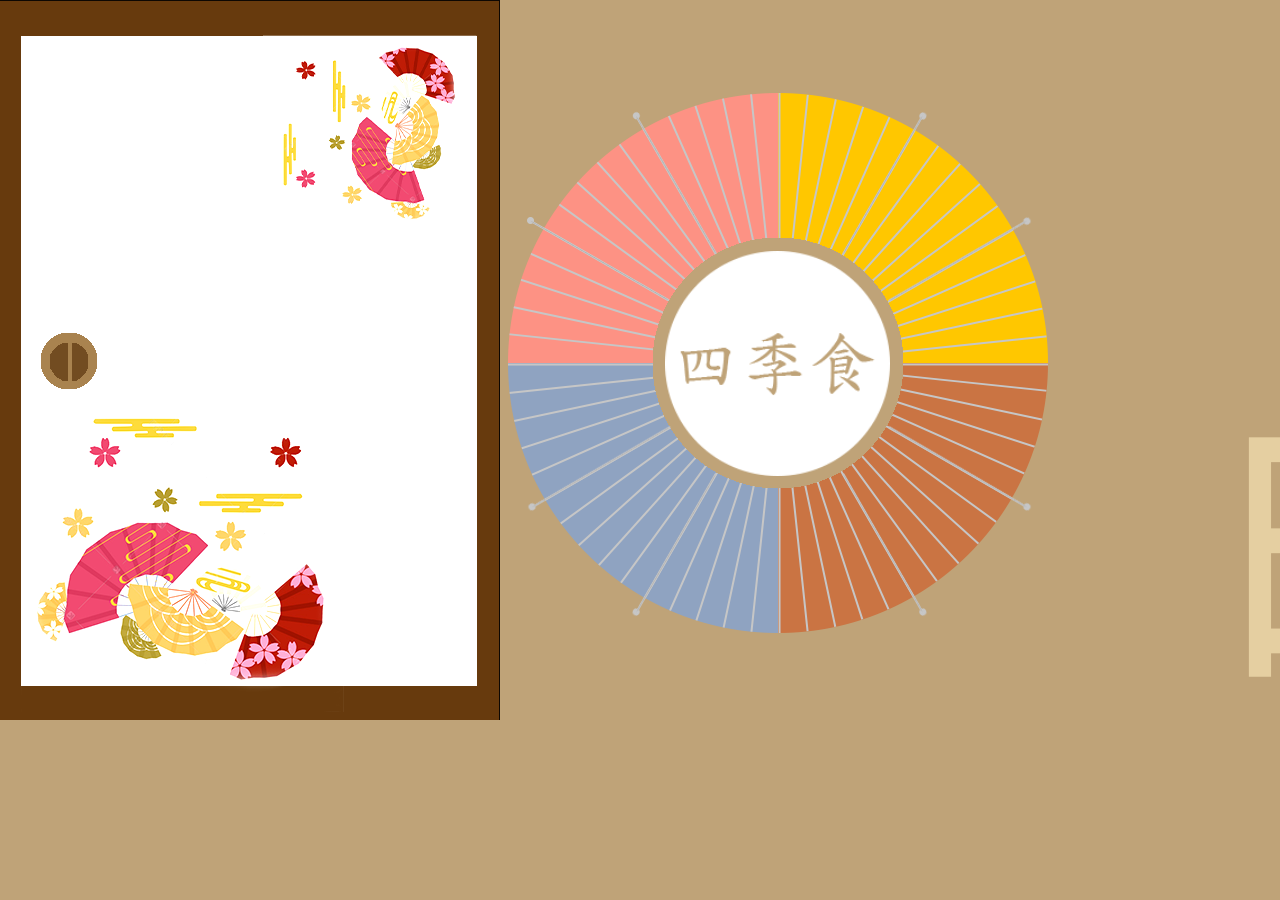
<file: index.html>
<!DOCTYPE html>
<html>
    <head>
        <link rel="stylesheet" href="./css/css.css">
        <title>四季食 | 四季好時 · 食四季-首頁</title>
    </head>
    <body>
        <div><img src="image/backgroundword_food.png" class="food"></div>
        <div class="season_ring">
            <a href="./springhtml.html"><div class="spring" title="春之膳"></div></a>
            <a href="./summerhtml.html"><div class="summer" title="夏之膳"></div></a>
            <a href="./winterhtml.html"><div class="winter" title="冬之膳"></div></a>
            <a href="./autumnhtml.html"><div class="autumn" title="秋之膳"></div></a>
        </div>
        <a href="./menuhtml.html"><img src="image/LOGO_mainpage.png" class="logo"></a>
        <div><img src="image/backgroundword_time.png" class="food_time"></div>
        <img src="./image/door_left.png" class="leftdoor"> 
        <img src="./image/door_right.png" class="rightdoor"> 
    </body>
</html>
</file>
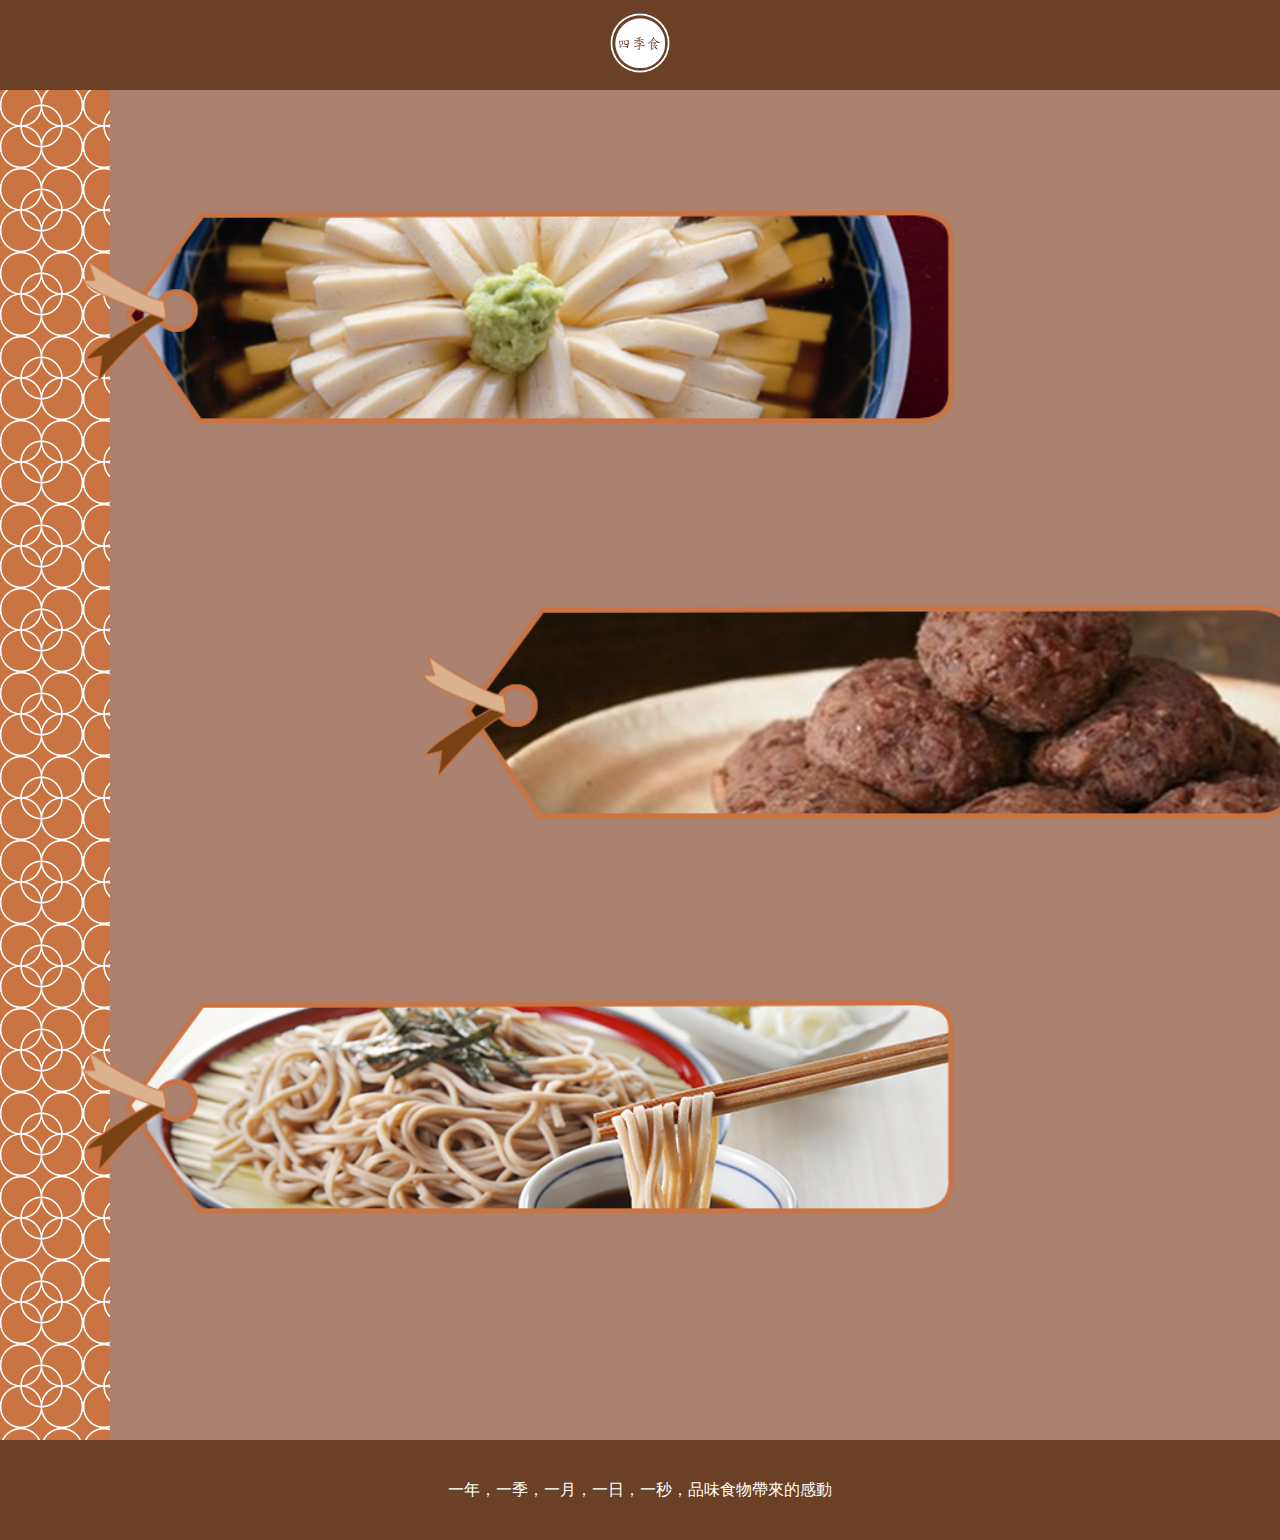
<file: autumnhtml.html>
<!DOCTYPE html>
<html>
    <head>
        <link rel="stylesheet" href="./css/autumncss.css">
    </head>
    <body>
        <div class="header">
            <a href="./index.html"><img src="image/logo.png" class="logo"></a>
        </div>
        <div class="main_content">
            <div class="aside_left">
                <img src="image/autumn_left2.png">
            </div>
            <div class="content">
                <a href="./huatofuhtml.html">
                    <div class="tagbox_one">
                        <img src="image/tag_huatofu.png" class="tag_one">
                        <div class="box_one">
                            <p>華豆腐</p>
                        </div>
                    </div>
                </a>
                <a href="./redbeanhtml.html">
                    <div class="tagbox_two">
                        <img src="image/tag_redbean.png" class="tag_two">
                        <div class="box_two">
                            <p>紅豆糯米糰</p>
                        </div>
                    </div>
                </a>
                <a href="./sobahtml.html">
                    <div class="tagbox_three">
                        <img src="image/tag_soba.png" class="tag_three">
                        <div class="box_three">
                            <p>蒸蕎麥麵</p>
                        </div>
                    </div>
                </a>
            </div>
            <div class="aside_right">
                <img src="image/autumn_right2.png">
            </div>
        </div>
        <div class="footer">
            <p>
                一年，一季，一月，一日，一秒，品味食物帶來的感動
            </p>
        </div>
    </body>
</html>
</file>
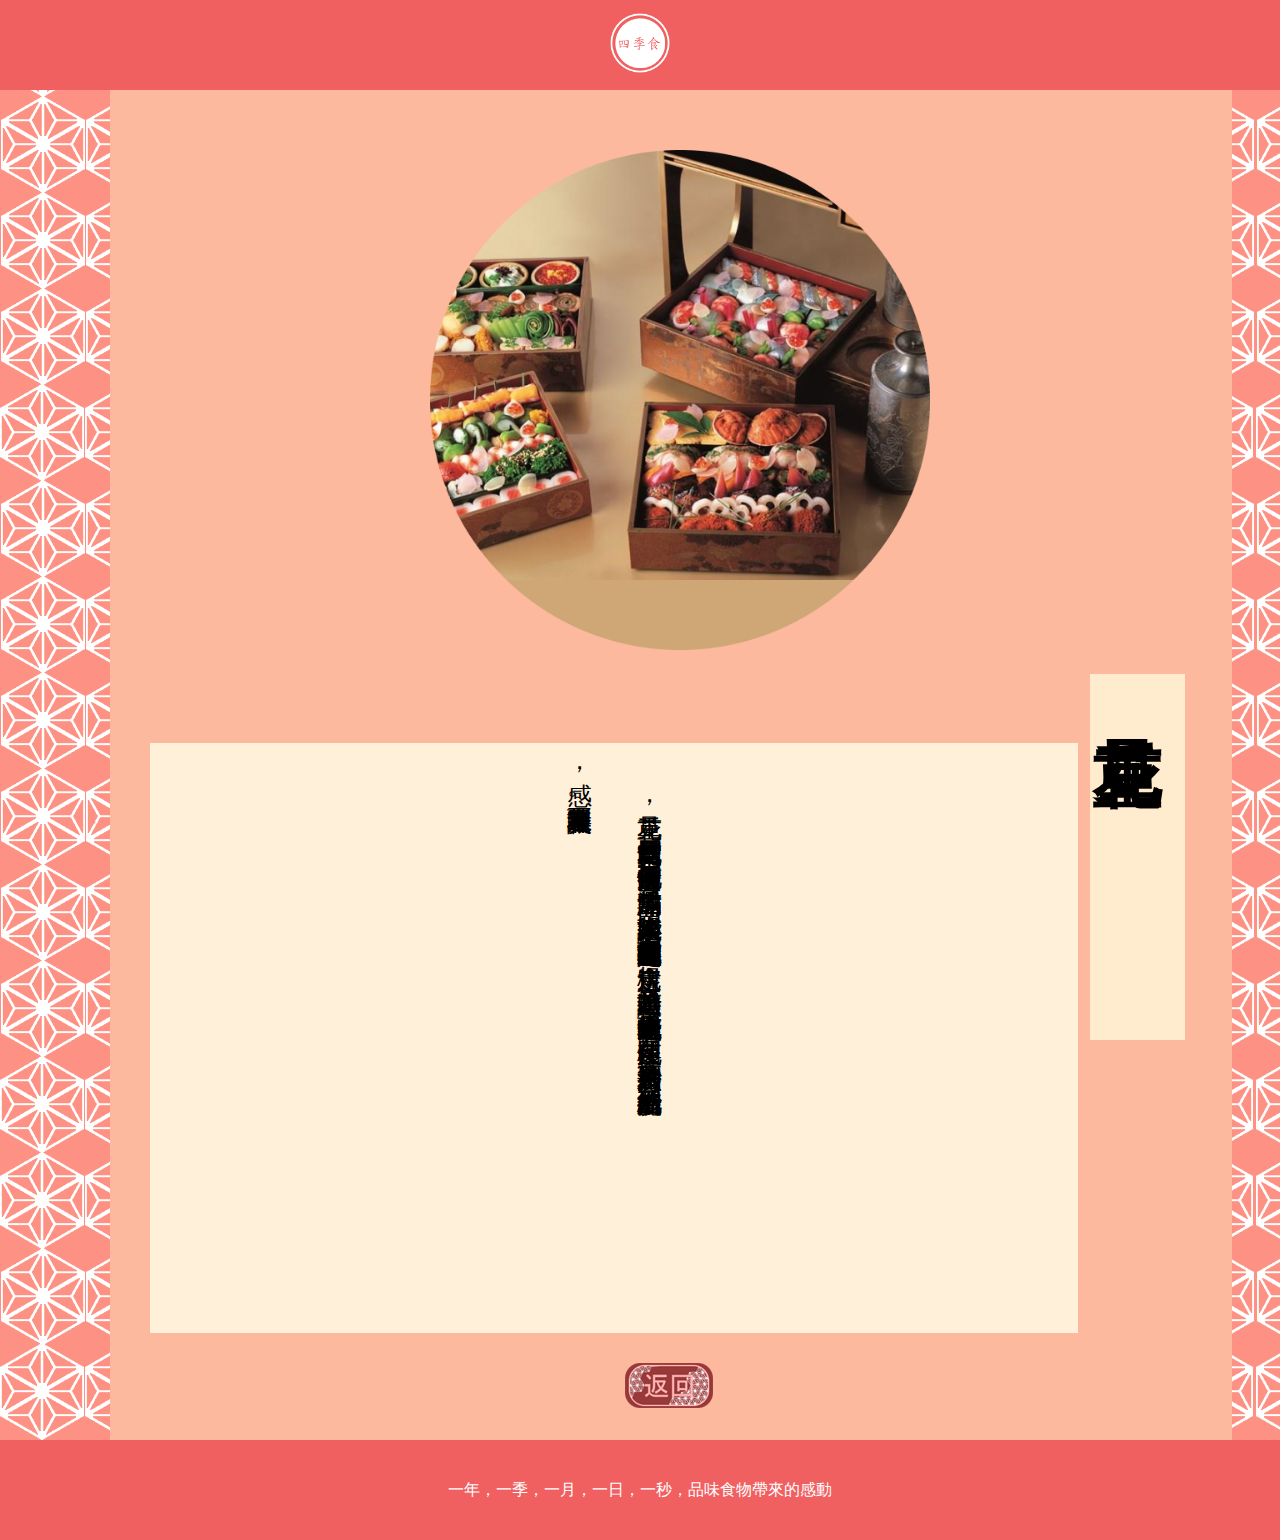
<file: bandonhtml.html>
<!DOCTYPE html>
<html>
    <head>
        <link rel="stylesheet" href="./css/springfoodcss.css">
    </head>
    <body>
        <div class="header">
            <a href="./index.html"><img src="image/logo.png" class="logo"></a>
        </div>
        <div class="main_content">
            <div class="aside_left">
                <img src="image/spring_left3.png">
            </div>
            <div class="content">
              <div class=circle>
                  <img src="image/circle_bandon.png">
              </div>
                <h1 class=foodname>花見重</h1>
            <div class=introduce>
                <p>花見重，就是日本的四層賞花便當，這份便當中不只有配酒佳餚，還放了滿滿的甜點，讓大人小孩能起同樂。在由醍醐散人所著的料理早指南中花見重有一定的盛裝規則，會這樣規定，是為了讓掀起蓋子時，能展現出令人驚嘆的視覺效果，即使是同樣菜色，只要巧妙利用盛裝方法，就能搭配出絕妙的平衡感，讓料理看起來更美味。</p>
            </div>
            <a href="springhtml.html"><div class="back"></div></a>
            </div>
            <div class="aside_right">
                <img src="image/spring_right3.png">
            </div>
        </div>
        <div class="footer">
            <p>
                一年，一季，一月，一日，一秒，品味食物帶來的感動
            </p>
        </div>
    </body>
</html>
</file>
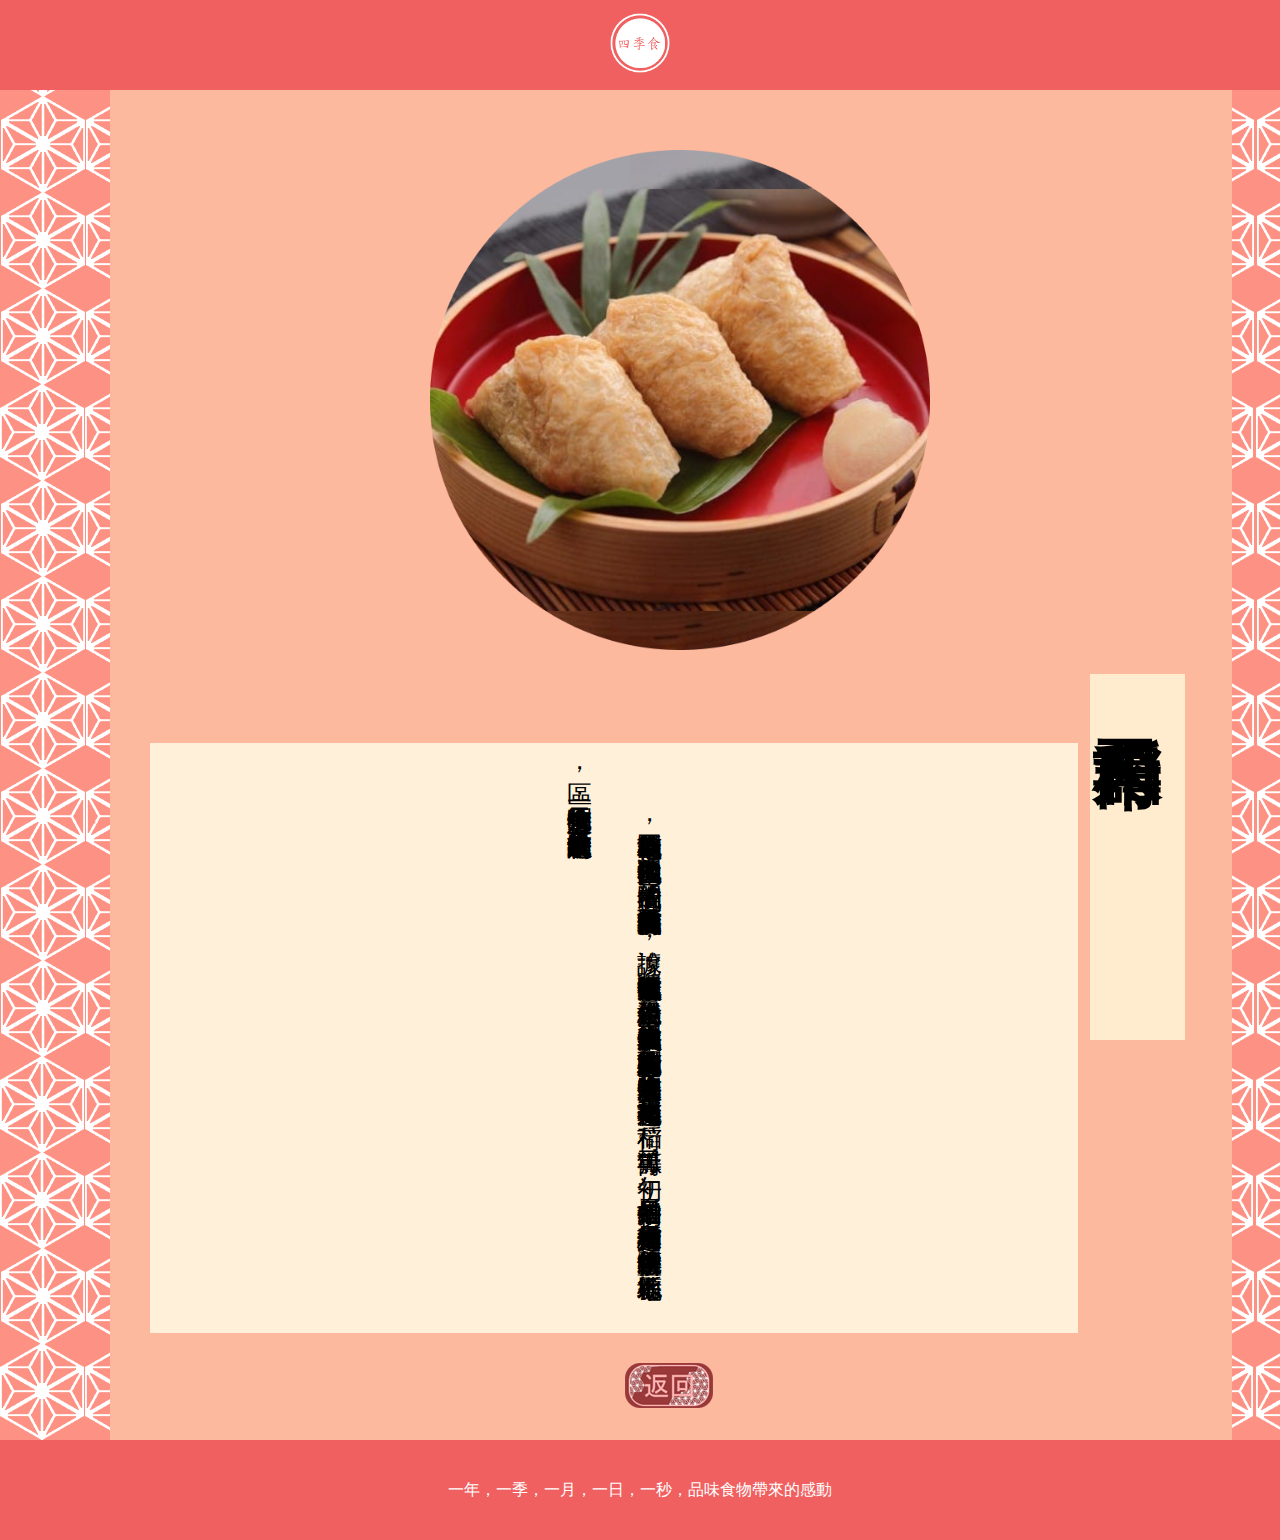
<file: dosushihtml.html>
<!DOCTYPE html>
<html>
    <head>
        <link rel="stylesheet" href="./css/springfoodcss.css">
    </head>
    <body>
        <div class="header">
            <a href="./index.html"><img src="image/logo.png" class="logo"></a>
        </div>
        <div class="main_content">
            <div class="aside_left">
                <img src="image/spring_left3.png">
            </div>
            <div class="content">
              <div class=circle>
                  <img src="image/circle_dosushi.png">
              </div>
                <h1 class=foodname>稻禾壽司</h1>
            <div class=introduce>
                <p>日本全國各地的稻荷神社，多由狐狸取代狛犬的位置，成了神明的使者，而且供奉著油炸過後的豆皮或稻荷壽司。 據說，自古以來狐狸便喜歡吃油炸老鼠，但由於殺生為禁忌，是以改用大豆製成的豆皮去油炸來供奉。之後就能收到來自稻荷神的恩惠，再將豐收的米塞進油炸豆皮裡。這也是如今稱為稻荷壽司、稻荷、狐壽司等。初午，指的是二月最初的午日。在日本這是與稻荷神信仰結合，祈求當年豐收的傳統習俗。在栃木縣等地區，這一天會吃這種特別的食物，可以說是在初午這天最不可或缺的應景食物。</p>
            </div>
            <a href="springhtml.html"><div class="back"></div></a>
            </div>
            <div class="aside_right">
                <img src="image/spring_right3.png">
            </div>
        </div>
        <div class="footer">
            <p>
                一年，一季，一月，一日，一秒，品味食物帶來的感動
            </p>
        </div>
    </body>
</html>
</file>
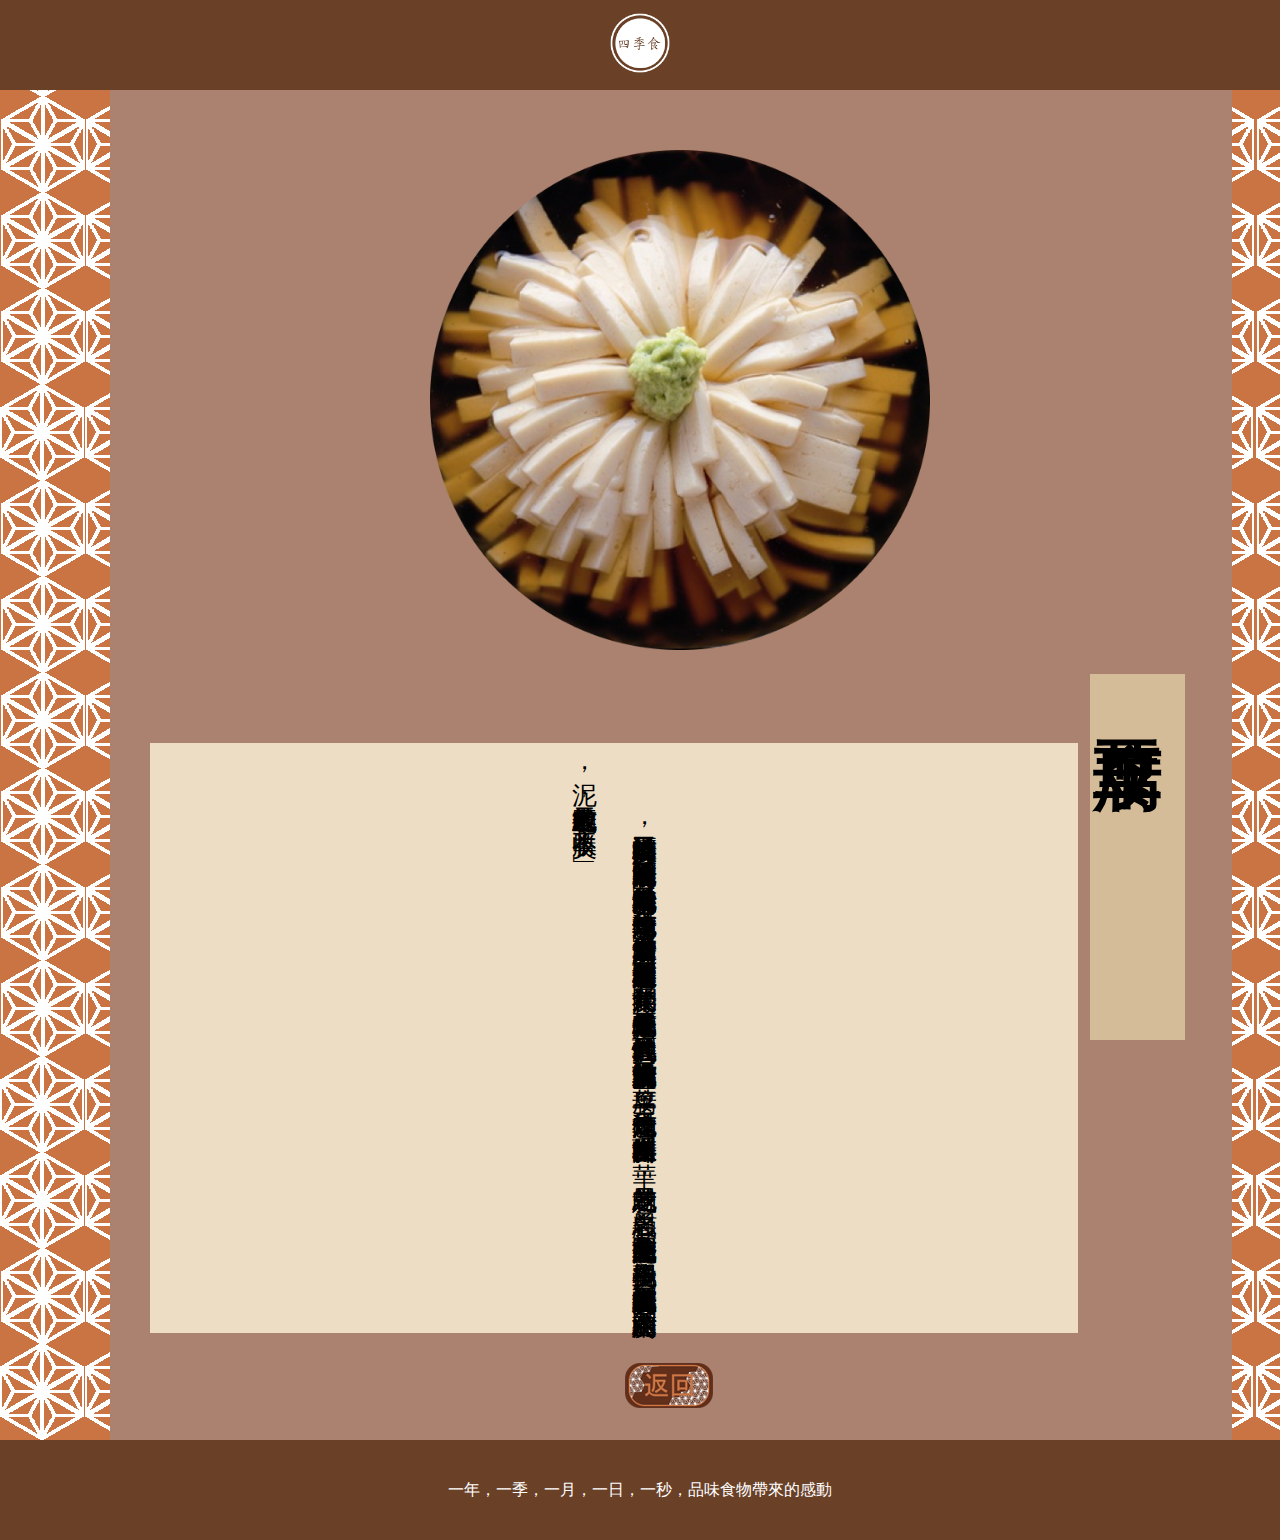
<file: huatofuhtml.html>
<!DOCTYPE html>
<html>
    <head>
        <link rel="stylesheet" href="./css/autumnfoodcss.css">
    </head>
    <body>
        <div class="header">
            <a href="./index.html"><img src="image/logo.png" class="logo"></a>
        </div>
        <div class="main_content">
            <div class="aside_left">
                <img src="image/autumn_left3.png">
            </div>
            <div class="content">
              <div class=circle>
                  <img src="image/circle_huatofu.png">
              </div>
                <h1 class=foodname>華豆腐</h1>
            <div class=introduce>
                <p>
                    大啖涼拌豆腐的時節已經過了，而吃湯豆腐的時節卻還沒到，此時就是享受「燴汁豆腐」的最佳時機。華豆腐也是燴汁豆腐的一種。江戶最知名的燴汁豆腐出自「笹乃雪」，這間位於上野山麓下谷根岸的豆腐料理店，創業於元祿年間，至今依舊是人氣不墜的經典老鋪。其最具代表性的料理，就是在溫熱嫩豆腐淋上葛湯芡汁的燴汁豆腐。華豆腐，也是燴汁豆腐的一種，出自於料理書黑白精味集。華，就是花的意思，顧名思義，華豆腐的外型宛如大朵菊花盛開，視覺上極為美觀。黑白精味集中提到「任豆腐花瓣綻放於盤裡，於正中間點綴山葵泥，或放上雕花的紅色寒天，美不勝收。」
                </p>
            </div>
            <a href="autumnhtml.html"><div class="back"></div></a>
            </div>
            <div class="aside_right">
                <img src="image/autumn_right3.png">
            </div>
        </div>
        <div class="footer">
            <p>
                一年，一季，一月，一日，一秒，品味食物帶來的感動
            </p>
        </div>
    </body>
</html>
</file>
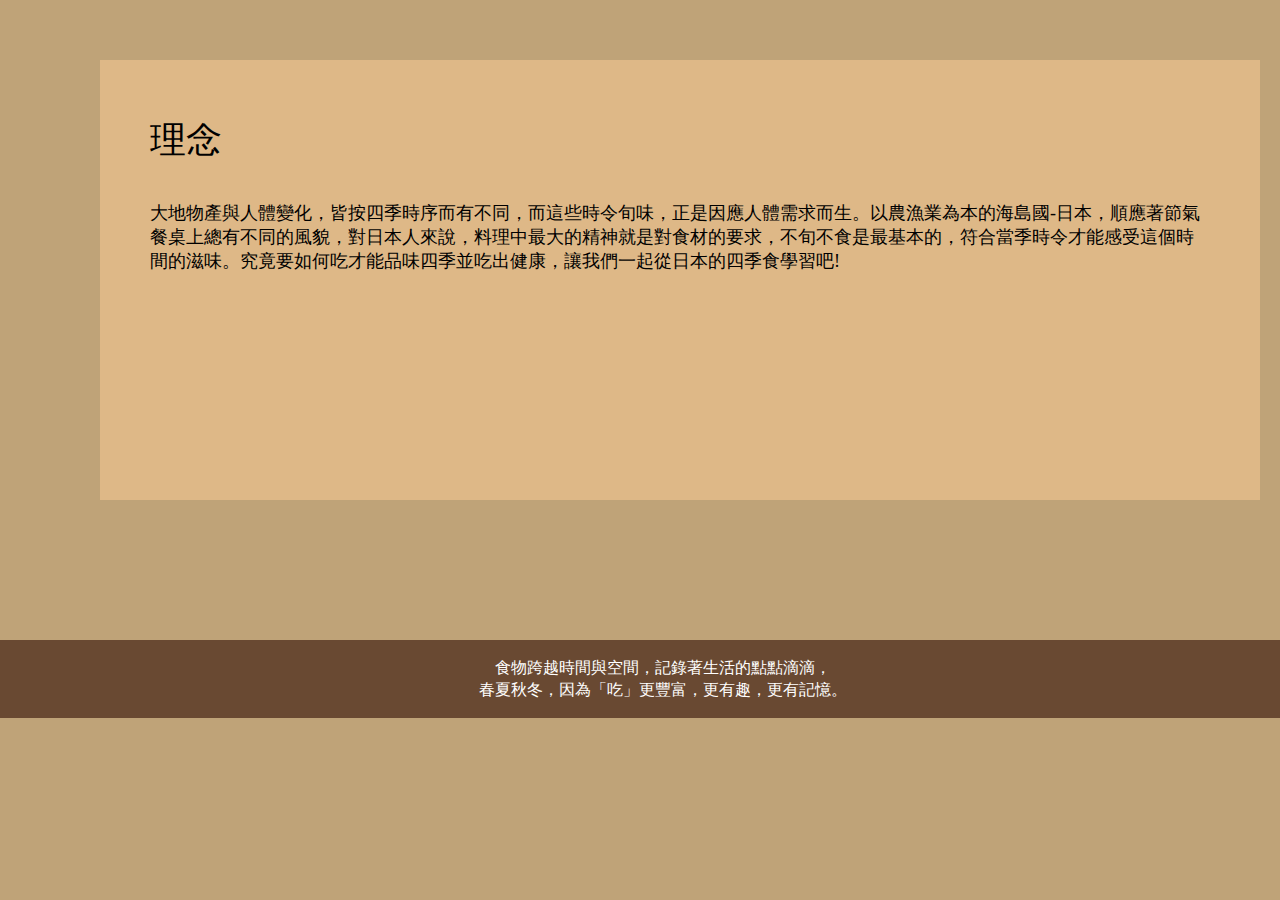
<file: menuhtml.html>
<!DOCTYPE html>
<html>
    <head>
        <link rel="stylesheet" href="./css/menucss.css">
    </head>
    <body>
        <div class="content">
            <div class="intro">
                <p class="topic">理念</p>
                <p>
                        大地物產與人體變化，皆按四季時序而有不同，而這些時令旬味，正是因應人體需求而生。以農漁業為本的海島國-日本，順應著節氣餐桌上總有不同的風貌，對日本人來說，料理中最大的精神就是對食材的要求，不旬不食是最基本的，符合當季時令才能感受這個時間的滋味。究竟要如何吃才能品味四季並吃出健康，讓我們一起從日本的四季食學習吧!
                </p>
                <a href="index.html"><div class="back"></div></a>
            </div>
            <div class="footer">
                 食物跨越時間與空間，記錄著生活的點點滴滴，
                <br>春夏秋冬，因為「吃」更豐富，更有趣，更有記憶。            
            </div>
        </div>
    </body>
</html>
</file>
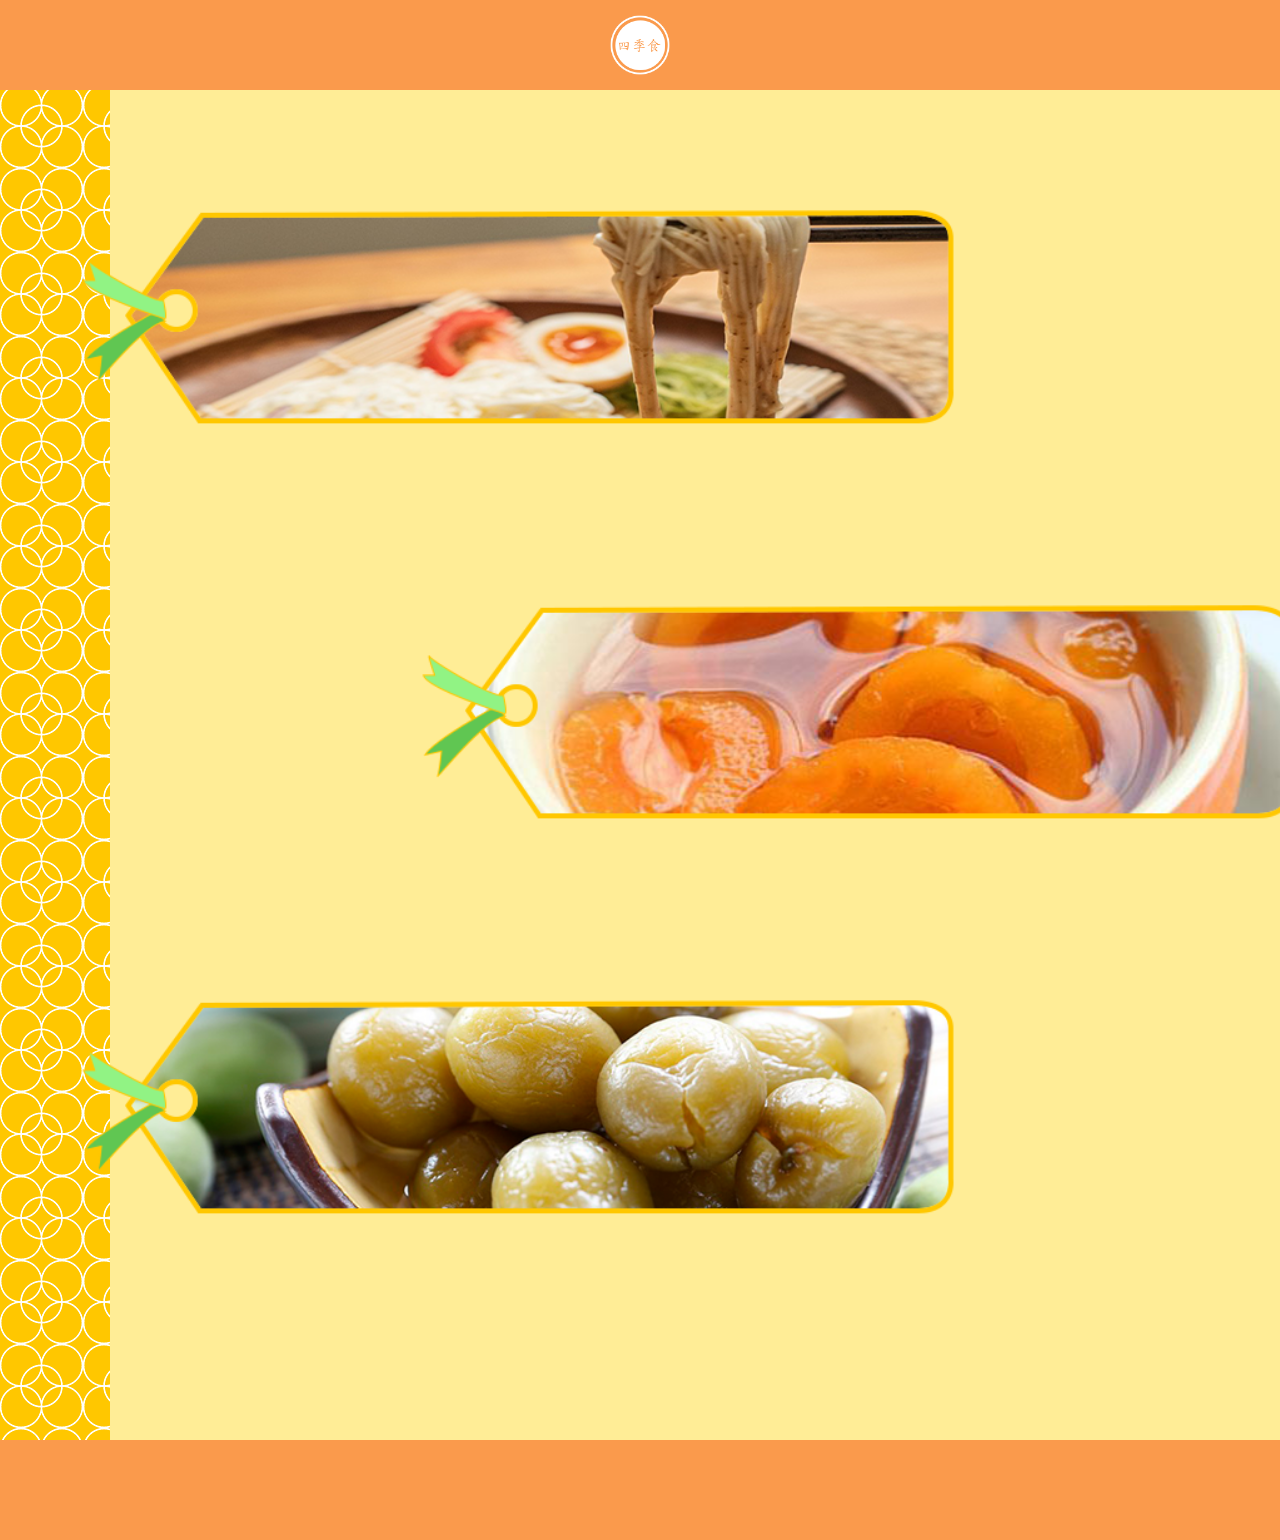
<file: page_2.html>
<!DOCTYPE html>
<html>
    <head>
        <link rel="stylesheet" href="./css/css_2.css">
    </head>
    <body>
        <div class="header">
            <img src="image/logo.png" class="logo">
        </div>
        <div class="main_content">
            <div class="aside_left">
                <img src="image/summer_left2.png">
            </div>
            <div class="content">
                <div class="tagbox_one">
                    <img src="image/tag_tofumen.png" class="tag_one">
                    <div class="box_one">
                        <p>豆腐麵</p>
                    </div>
                </div>
                <div class="tagbox_two">
                    <img src="image/tag_pipa.png" class="tag_two">
                    <div class="box_two">
                        <p>枇杷酒</p>
                    </div>
                </div>
                <div class="tagbox_three">
                    <img src="image/tag_plum.png" class="tag_three">
                    <div class="box_three">
                        <p>醃脆梅</p>
                    </div>
                </div>
            </div>
            <div class="aside_right">
                <img src="image/summer_right2.png">
            </div>
        </div>
        <div class="footer"></div>
    </body>
</html>
</file>
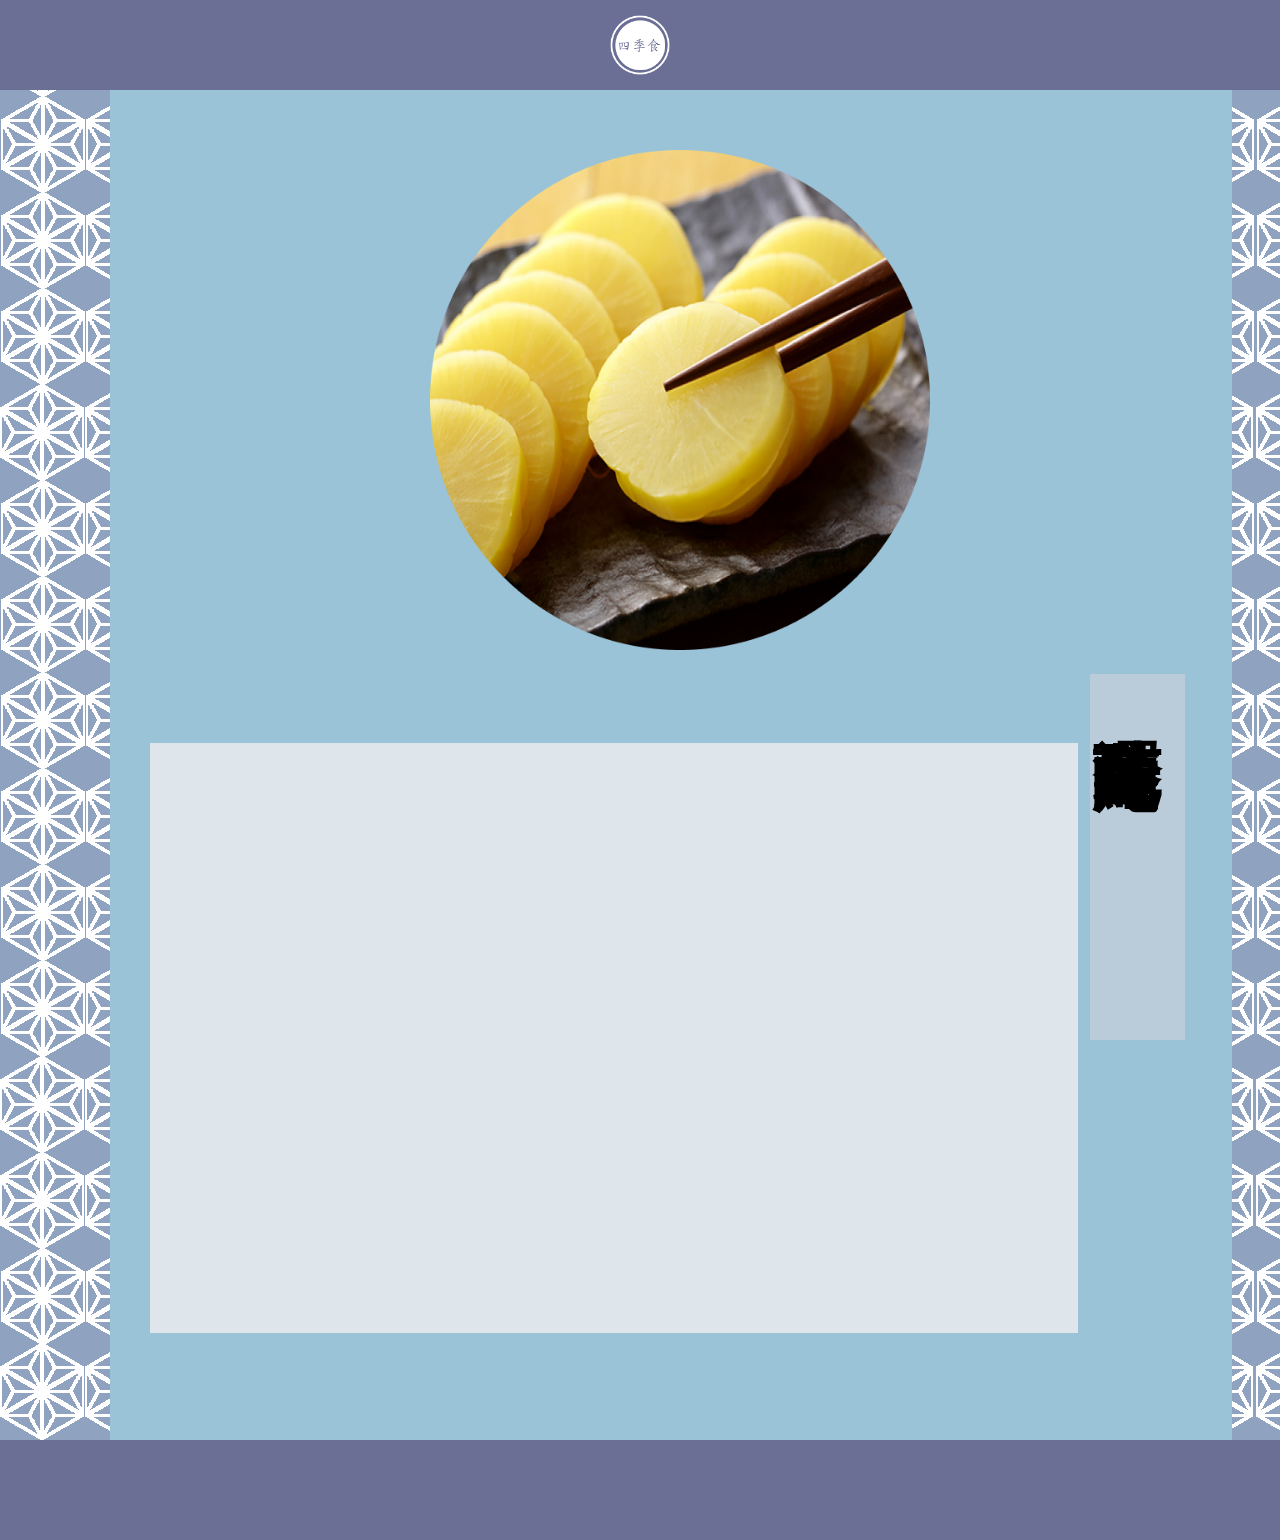
<file: page_3.html>
<!DOCTYPE html>
<html>
    <head>
        <link rel="stylesheet" href="./css/winterfoodcss.css">
    </head>
    <body>
        <div class="header">
            <img src="image/logo.png" class="logo">
        </div>
        <div class="main_content">
            <div class="aside_left">
                <img src="image/winter_left3.png">
            </div>
            <div class="content">
              <div class=circle>
                  <img src="image/circle_robo.png">
              </div>
                <h1 class=foodname>澤庵醃蘿蔔</h1>
            <div class=introduce>
            </div>
            </div>
            <div class="aside_right">
                <img src="image/winter_right3.png">
            </div>
        </div>
        <div class="footer"></div>
    </body>
</html>
</file>
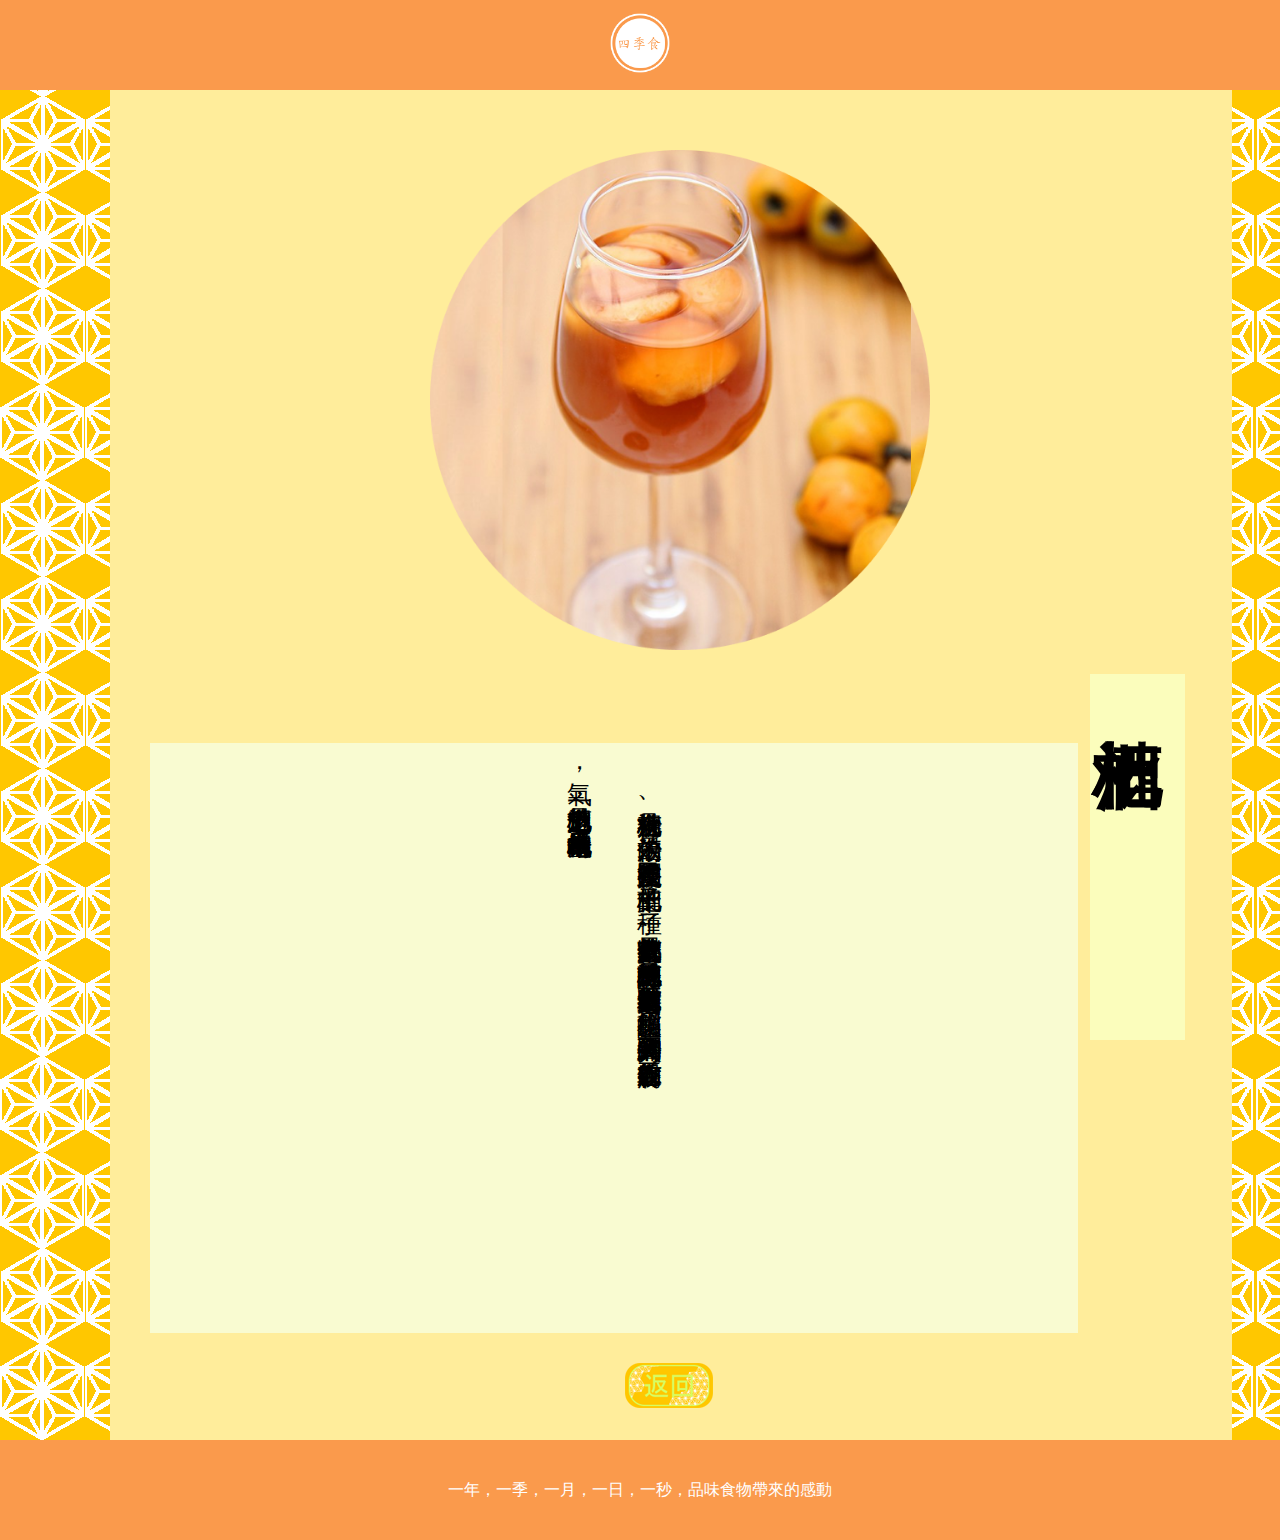
<file: pipahtml.html>
<!DOCTYPE html>
<html>
    <head>
        <link rel="stylesheet" href="./css/summerfoodcss.css">
    </head>
    <body>
        <div class="header">
            <a href="./index.html"><img src="image/logo.png" class="logo"></a>
        </div>
        <div class="main_content">
            <div class="aside_left">
                <img src="image/summer_left3.png">
            </div>
            <div class="content">
              <div class=circle>
                  <img src="image/circle_pipa.png">
              </div>
                <h1 class=foodname>枇杷酒</h1>
            <div class=introduce>
                <p>枇杷全株具有治病、治傷的效果，在民間療法上很受重視，枇杷的葉子、種子、果實都含有豐富的藥效成分。枇杷酒的風味是公認的香醇，在日本甚至有「果實酒之王」的封號，從釀製稻飲用，大約需要二到三個月的時間，有如杏仁豆腐般的香氣，也是枇杷酒的魅力之一，長崎為日本最大的枇杷產地</p>
            </div>
            <a href="summerhtml.html"><div class="back"></div></a>
            </div>
            <div class="aside_right">
                <img src="image/summer_right3.png">
            </div>
        </div>
        <div class="footer">
            <p>
                一年，一季，一月，一日，一秒，品味食物帶來的感動
            </p>
        </div>
    </body>
</html>
</file>
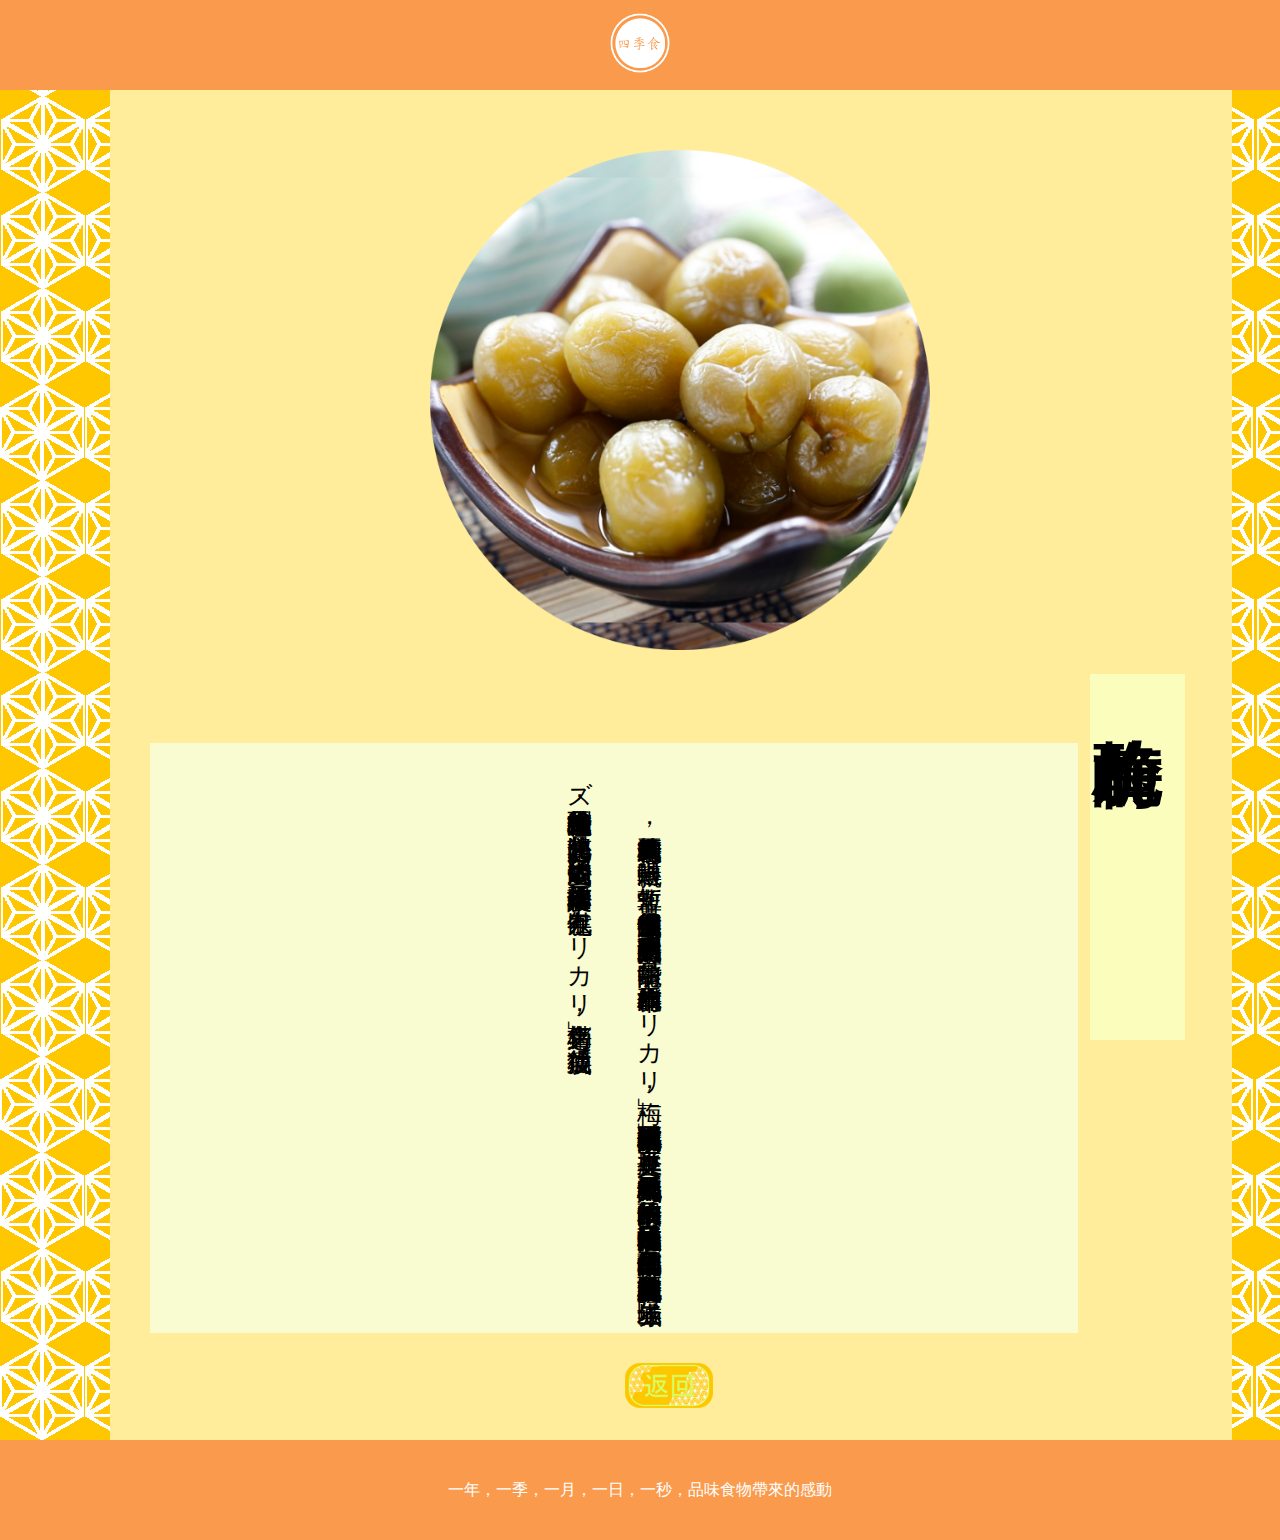
<file: plumhtml.html>
<!DOCTYPE html>
<html>
    <head>
        <link rel="stylesheet" href="./css/summerfoodcss.css">
    </head>
    <body>
        <div class="header">
            <a href="./index.html"><img src="image/logo.png" class="logo"></a>
        </div>
        <div class="main_content">
            <div class="aside_left">
                <img src="image/summer_left3.png">
            </div>
            <div class="content">
              <div class=circle>
                  <img src="image/circle_plum.png">
              </div>
                <h1 class=foodname>醃脆梅</h1>
            <div class=introduce>
                <p>
                    青梅的產季式初夏時節，轉眼就過，非常短暫，卻很適合製成常備的保存食品，用對抗即將到來的炎夏酷熱，能預防中暑。日本的脆梅稱作「カリカリ梅」，而在山梨縣使用甲州小梅做的脆梅稱作「甲州小梅漬」。其歷史並不長。一九六九年群馬縣的梅子收穫不佳，收集醃漬的梅子的時候，三桶醃漬梅子是比較口感是較硬的。那個年代銷售的醃漬梅子都是柔軟的，因此清脆的梅子被認為是失敗品而放著。隔年赤城フーズ株式会社的社長品嘗到這些梅漬後，決定將其商品化。追查了變硬的成因，讓梅子保持著原本的硬度，在一九七一年以「カリカリ梅」之名銷售，並獲得成功
                </p>
            </div>
            <a href="summerhtml.html"><div class="back"></div></a>
            </div>
            <div class="aside_right">
                <img src="image/summer_right3.png">
            </div>
        </div>
        <div class="footer">
            <p>
                一年，一季，一月，一日，一秒，品味食物帶來的感動
            </p>
        </div>
    </body>
</html>
</file>
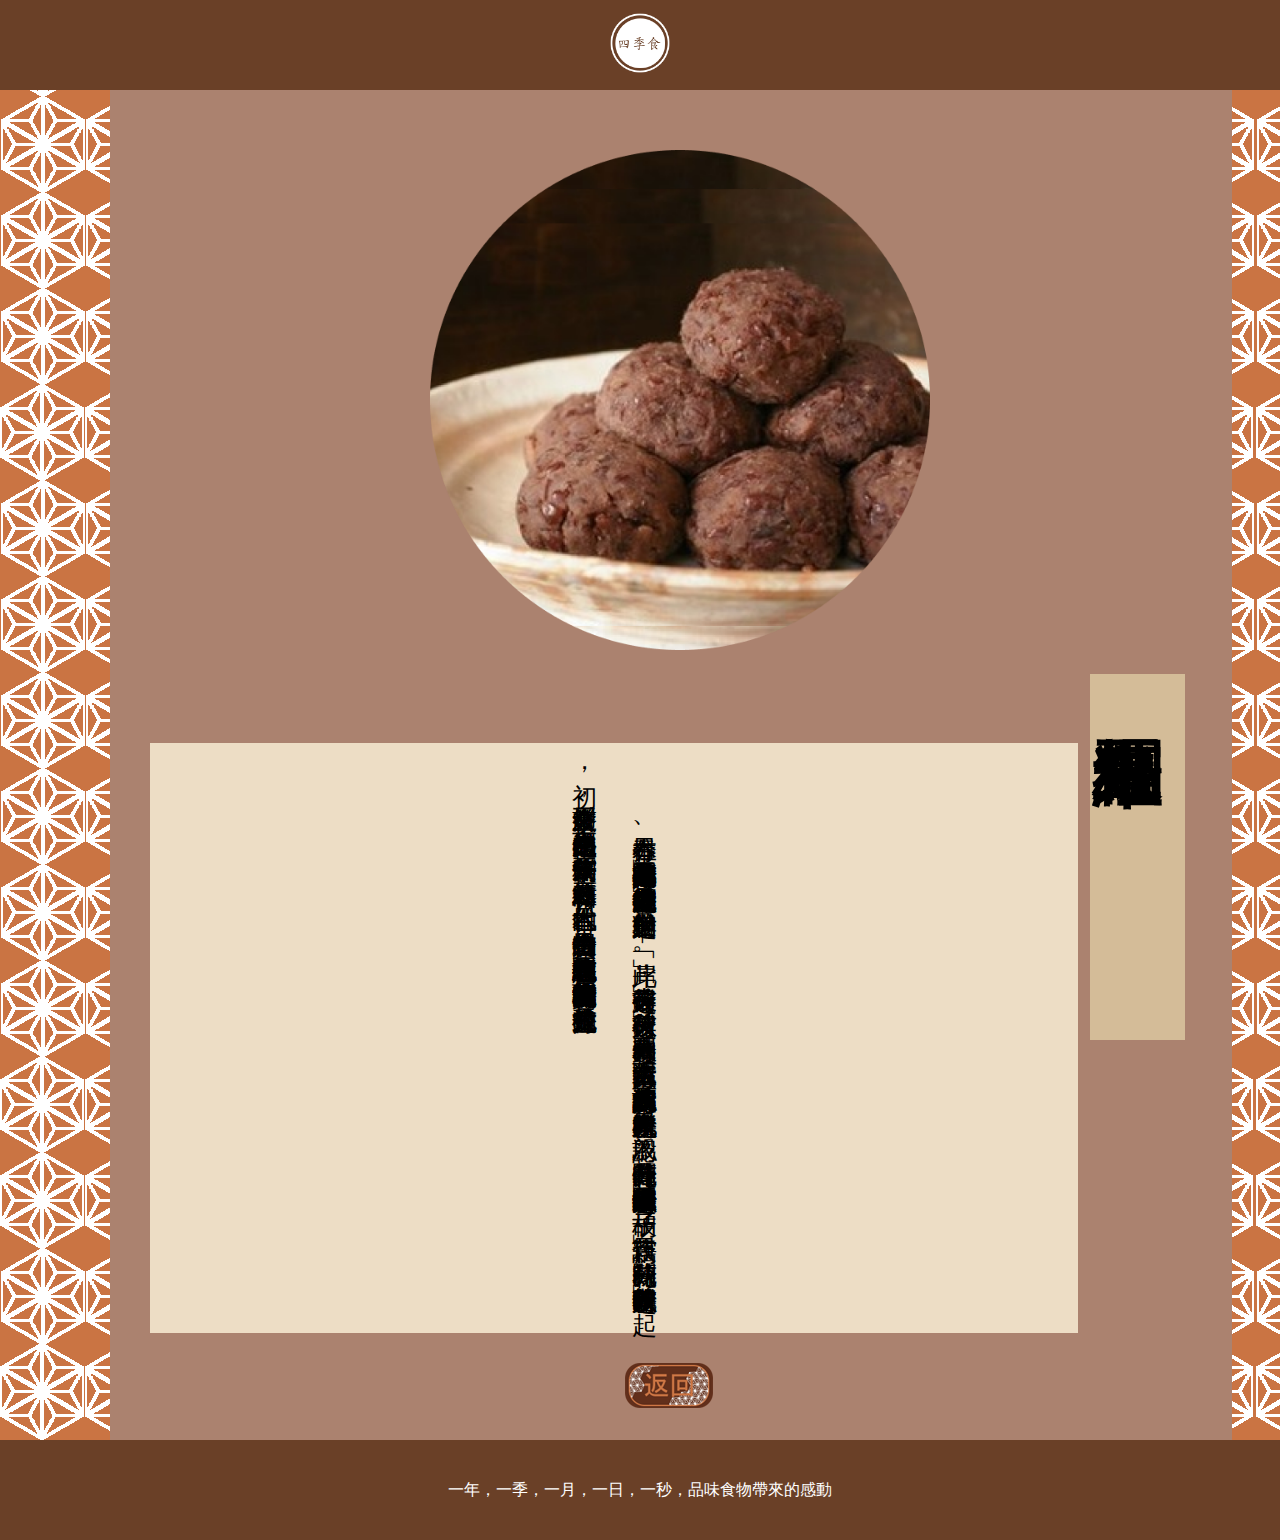
<file: redbeanhtml.html>
<!DOCTYPE html>
<html>
    <head>
        <link rel="stylesheet" href="./css/autumnfoodcss.css">
    </head>
    <body>
        <div class="header">
            <a href="./index.html"><img src="image/logo.png" class="logo"></a>
        </div>
        <div class="main_content">
            <div class="aside_left">
                <img src="image/autumn_left3.png">
            </div>
            <div class="content">
              <div class=circle>
                  <img src="image/circle_redbean.png">
              </div>
                <h1 class=foodname>紅豆糯米糰</h1>
            <div class=introduce>
                <p>
                    在日本春分、秋分及其前後各三天共七天的時間都是「彼岸」時節。彼岸就是「逝去的先祖們的靈所在的世界」，與之相對的是今世——「此岸」。春分前後叫「春之彼岸」，秋分前後叫「秋之彼岸」，因為春分和秋分這兩天，太陽會在正西方沉落，佛教認為所謂的彼岸就在西方，所以日本人會在此時祭祀祖先。一般認為，春分時節牡丹開花，所以春之彼岸時吃的紅豆沙糯米團子叫做「牡丹餅」，胡枝子，日語寫作「萩」，秋分時節開花，所以秋之彼岸時吃的叫做「萩餅」。起初，萩餅並不拿來食用，而是用來供奉祖先的祭品。制作萩餅需要糯米、白糖和紅豆等原材料，在古代的日本，白糖是很昂貴的食物，紅色的紅豆也被認為有「除惡」的作用。在彼岸時節用珍貴的食材制作能夠祛除穢氣的萩餅，也是祭奠祖先的一種方式。
                </p>
            </div>
            <a href="autumnhtml.html"><div class="back"></div></a>
            </div>
            <div class="aside_right">
                <img src="image/autumn_right3.png">
            </div>
        </div>
        <div class="footer">
            <p>
                一年，一季，一月，一日，一秒，品味食物帶來的感動
            </p>
        </div>
    </body>
</html>
</file>
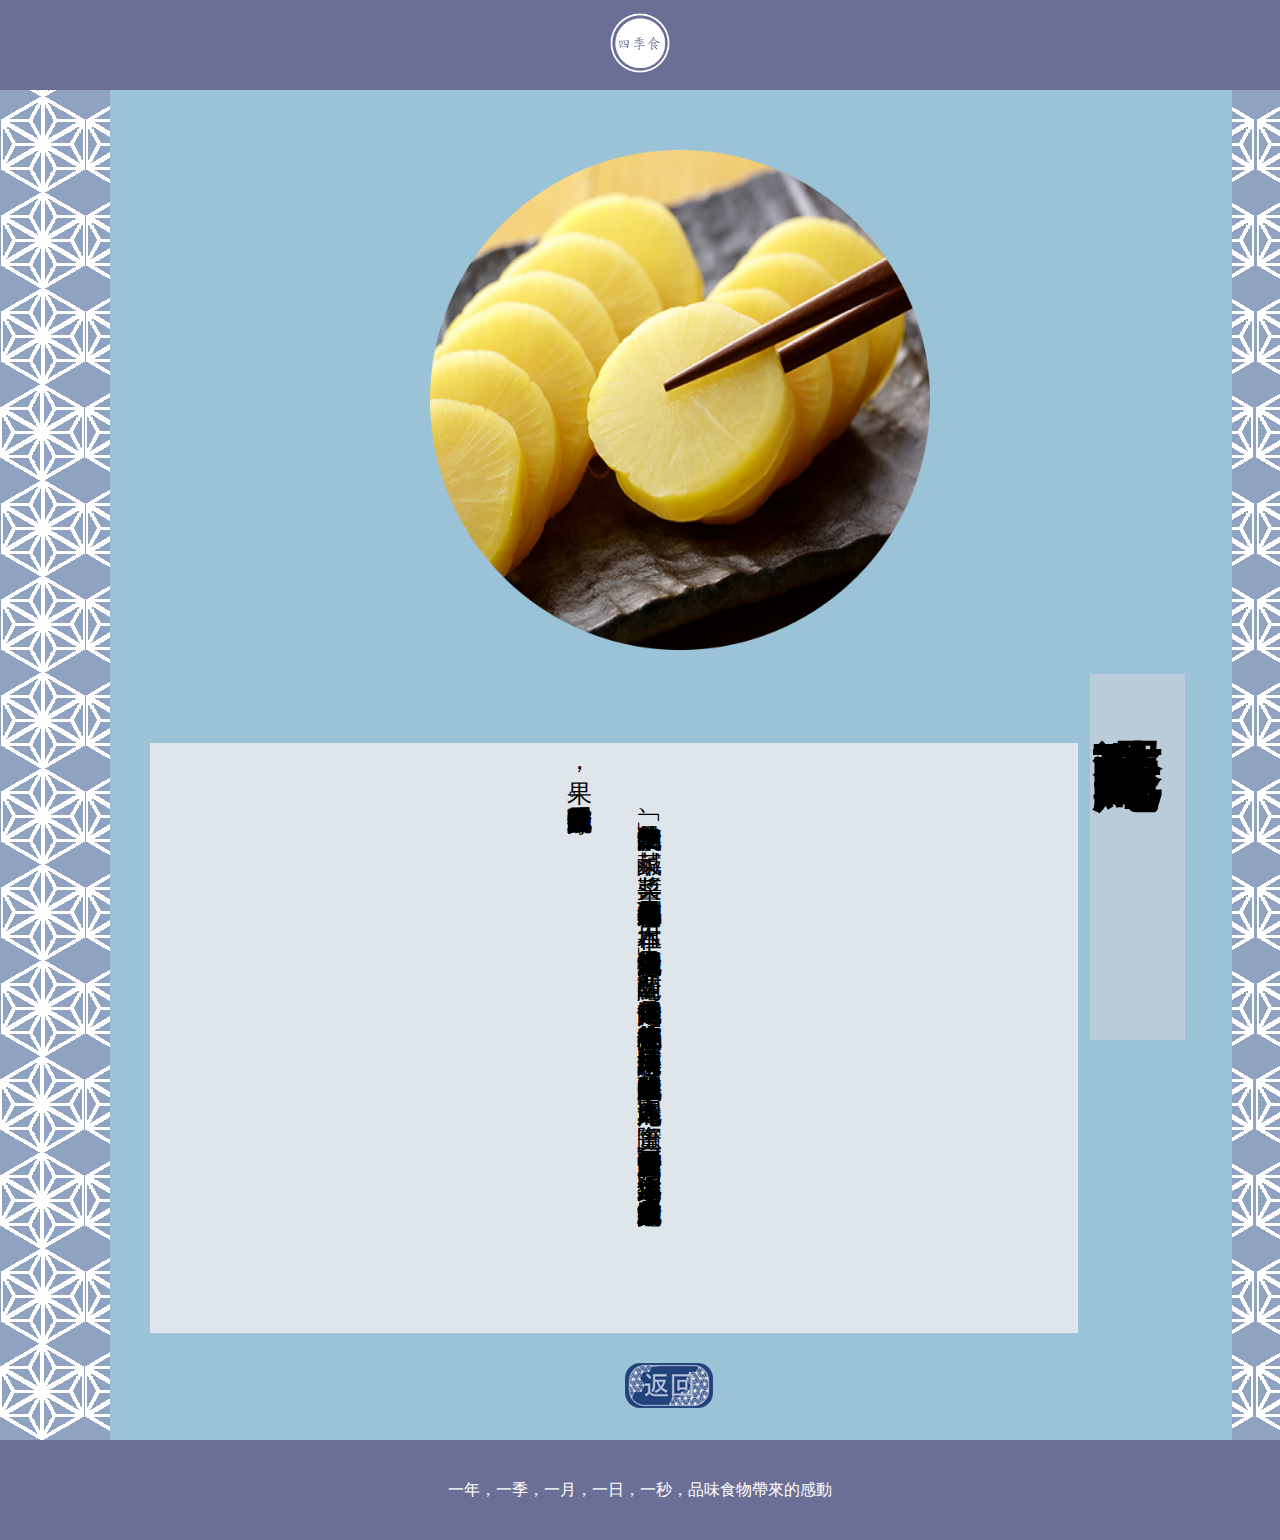
<file: robohtml.html>
<!DOCTYPE html>
<html>
    <head>
        <link rel="stylesheet" href="./css/winterfoodcss.css">
    </head>
    <body>
        <div class="header">
            <a href="./index.html"><img src="image/logo.png" class="logo"></a>
        </div>
        <div class="main_content">
            <div class="aside_left">
                <img src="image/winter_left3.png">
            </div>
            <div class="content">
              <div class=circle>
                  <img src="image/circle_robo.png">
              </div>
                <h1 class=foodname>澤庵醃蘿蔔</h1>
            <div class=introduce>
                <p>
                    「漬物」就是中文的醃菜、鹹菜、醬菜，在日本是幾乎每餐都會出現在餐桌上的副食之一。在日本，最普遍的漬物大概就是「澤庵」，即醃蘿蔔。澤庵是江戶時代的僧侶，曾任經都禪宗寺院大德寺住持，民間傳說這種用米糠、鹽水醃成的醬菜製法是他發明的，因此命名為「澤庵」。實際上，澤庵是從「貯漬」的日文發音演變而來，之後才冠上澤庵這個名字。澤庵漬的黃色在一般人的印象當中是添加色素的結果，實際上是蘿蔔在醃漬過程中產生化學作用導致成品是濃黃色或淡黃色。
                </p>
            </div>
            <a href="winterhtml.html"><div class="back"></div></a>
            </div>
            <div class="aside_right">
                <img src="image/winter_right3.png">
            </div>
        </div>
        <div class="footer">
            <p>
                一年，一季，一月，一日，一秒，品味食物帶來的感動
            </p>
        </div>
    </body>
</html>
</file>
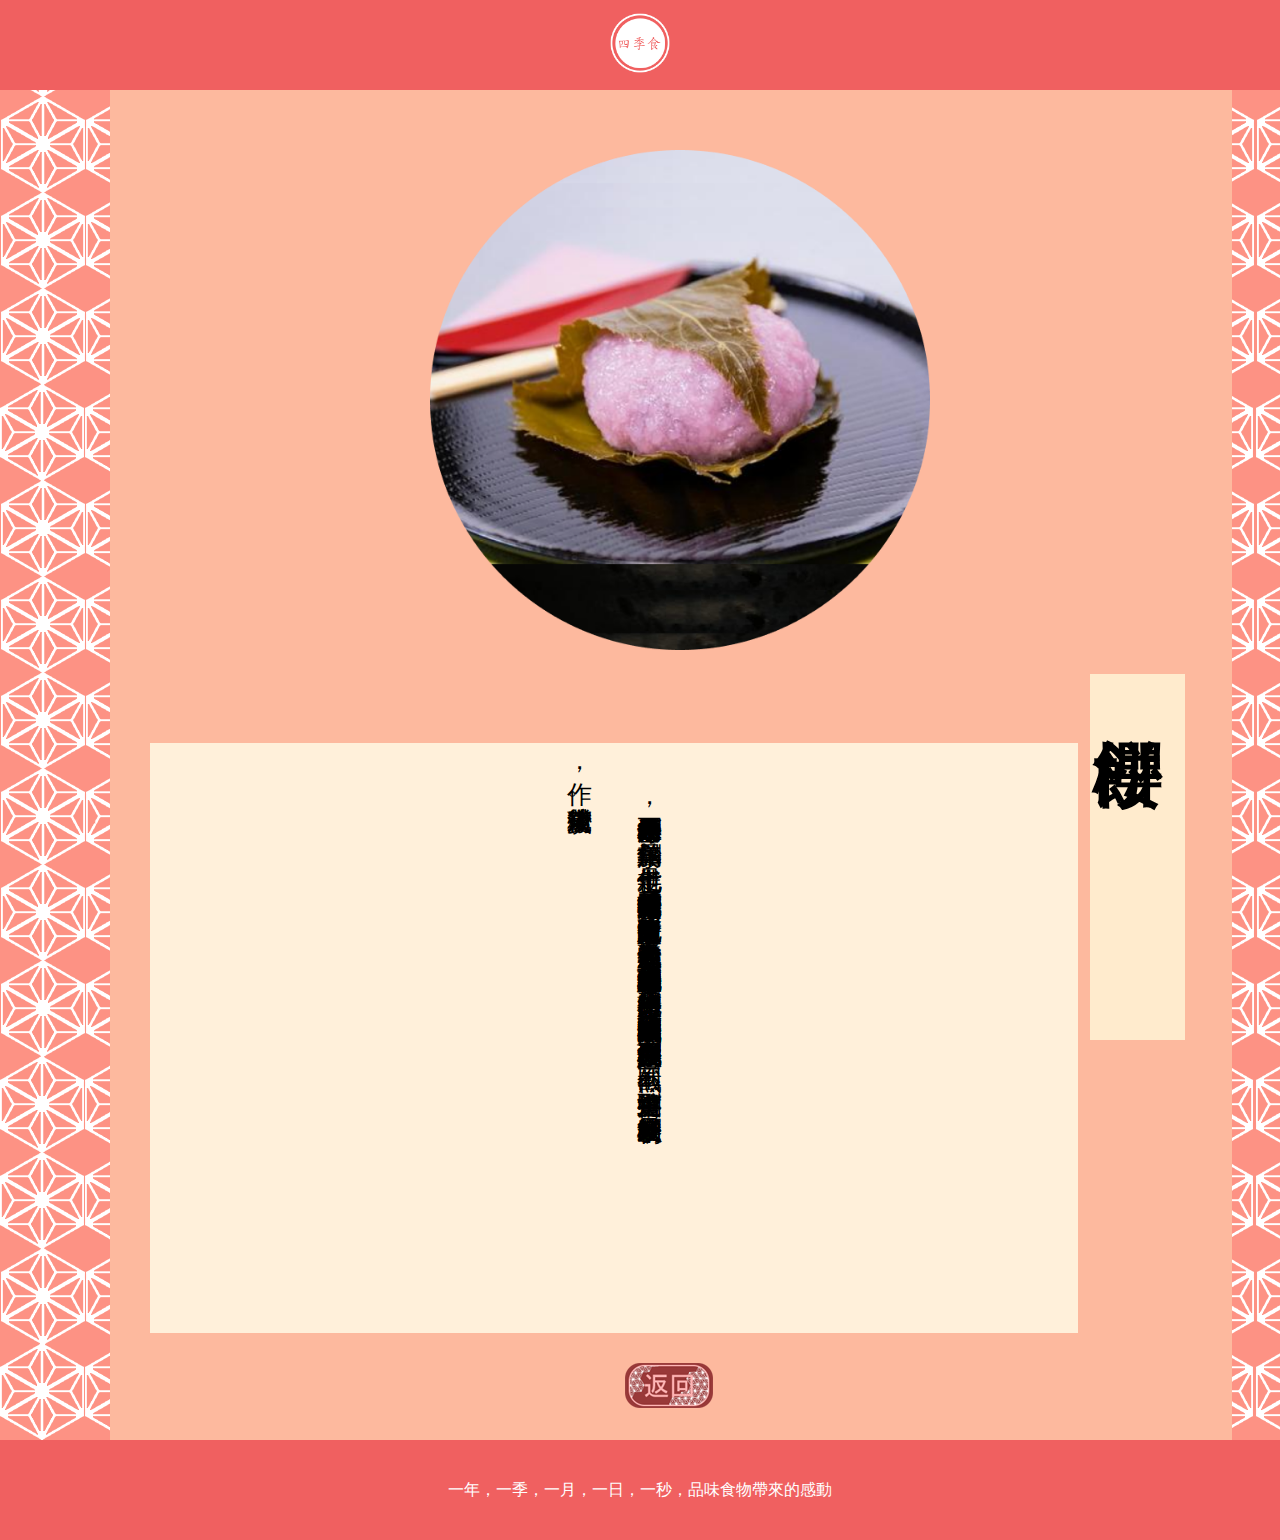
<file: sakurahtml.html>
<!DOCTYPE html>
<html>
    <head>
        <link rel="stylesheet" href="./css/springfoodcss.css">
    </head>
    <body>
        <div class="header">
            <a href="./index.html"><img src="image/logo.png" class="logo"></a>
        </div>
        <div class="main_content">
            <div class="aside_left">
                <img src="image/spring_left3.png">
            </div>
            <div class="content">
              <div class=circle>
                  <img src="image/circle_sakura.png">
              </div>
                <h1 class=foodname>櫻餅</h1>
            <div class=introduce>
                <p>江戶向島長命寺傳承至今的櫻餅，創始於享保二年，也就是一七一七年。當時在長命寺擔任門房的山本新六收集了掉落在河堤上的櫻花葉，用鹽醃漬之後拿來包甜餅販賣，大受歡迎而成為長命寺名產。現在一提起櫻餅會聯想到的是使用可麗餅般的麵粉薄餅包餡，再用鹽漬櫻葉包起來的餅，或使用熟糯米磨成的粗礪麵粉製成的關西口味櫻餅，不過原創的江戶櫻餅與現代櫻餅型態，截然不同。嬉笑遊覽一書中提到，最初的櫻餅是以梗米製作，後來才演變成葛粉。</p>
            </div>
            <a href="springhtml.html"><div class="back"></div></a>
            </div>
            <div class="aside_right">
                <img src="image/spring_right3.png">
            </div>
        </div>
        <div class="footer">
            <p>
                一年，一季，一月，一日，一秒，品味食物帶來的感動
            </p>
        </div>
    </body>
</html>
</file>
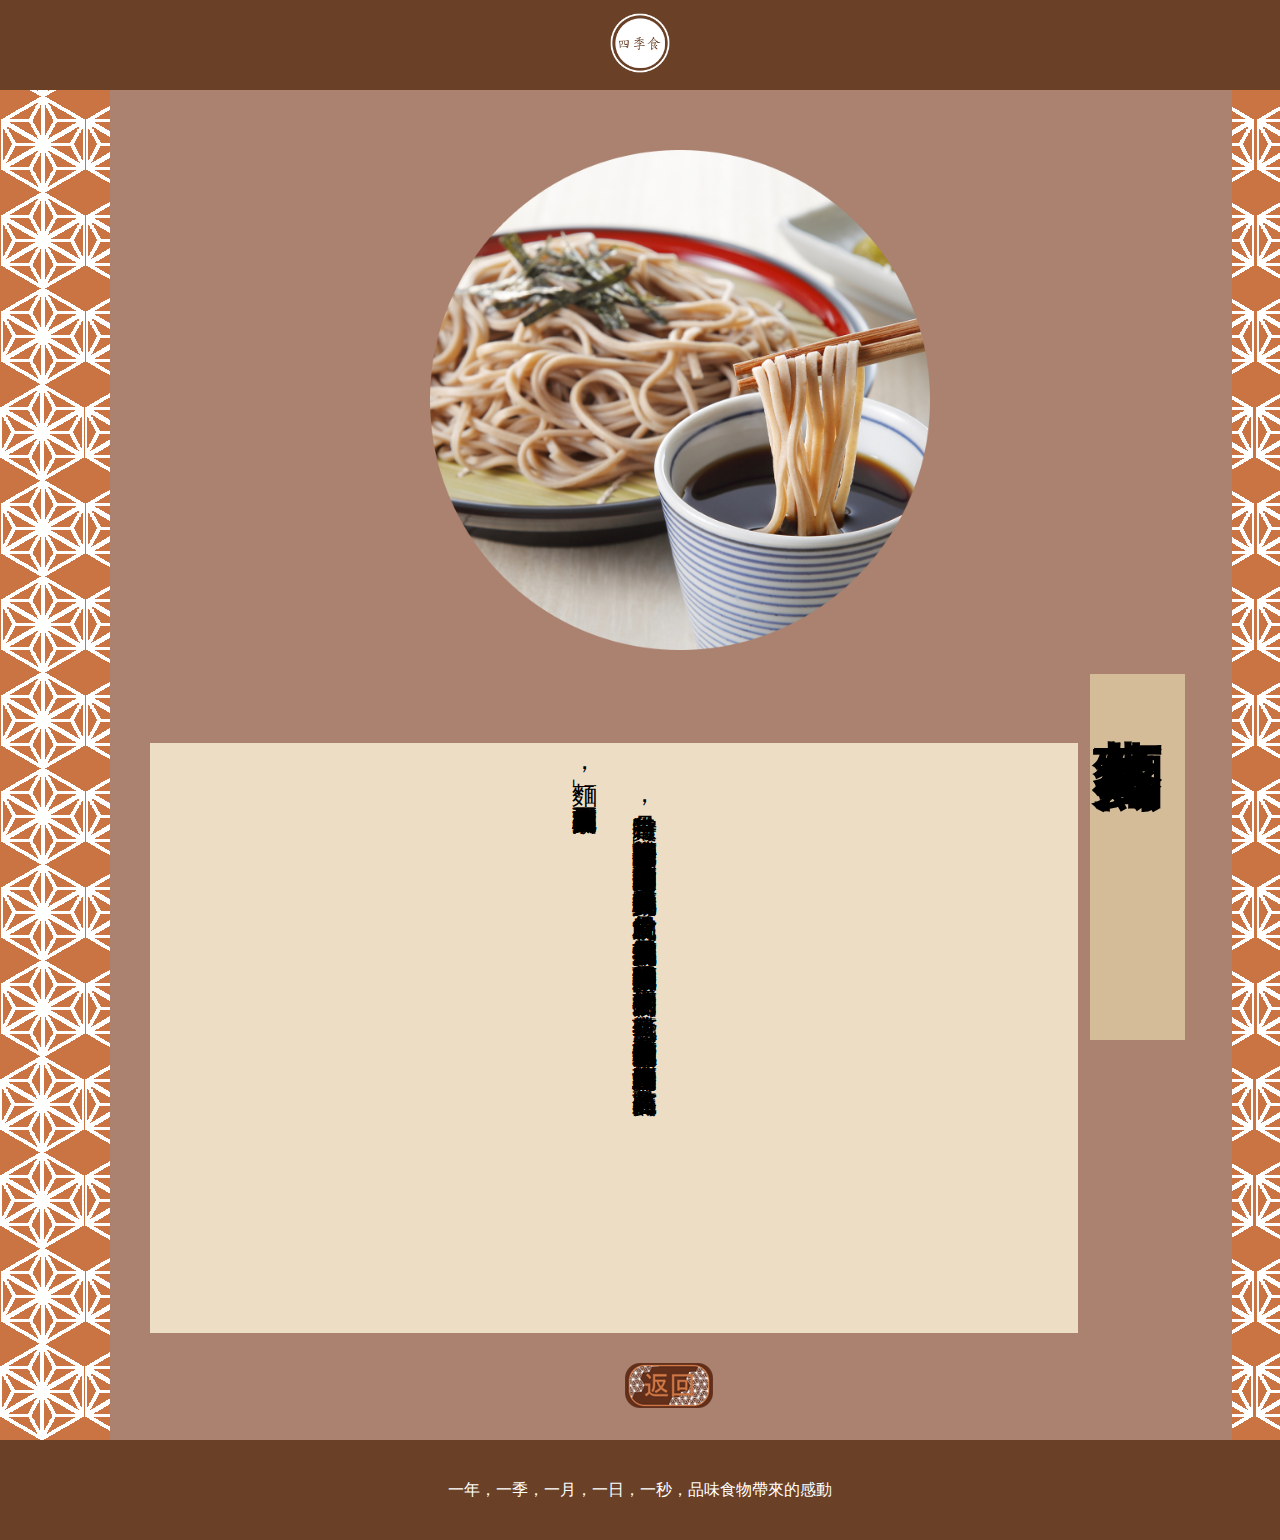
<file: sobahtml.html>
<!DOCTYPE html>
<html>
    <head>
        <link rel="stylesheet" href="./css/autumnfoodcss.css">
    </head>
    <body>
        <div class="header">
            <a href="./index.html"><img src="image/logo.png" class="logo"></a>
        </div>
        <div class="main_content">
            <div class="aside_left">
                <img src="image/autumn_left3.png">
            </div>
            <div class="content">
              <div class=circle>
                  <img src="image/circle_soba.png">
              </div>
                <h1 class=foodname>蒸蕎麥麵</h1>
            <div class=introduce>
                <p>
                    每逢中秋賞月時，蕎麥麵店就會掛出「新蕎麥」的廣告標語，這表示又到了蕎麥麵迷食指大動的季節。蕎麥麵從繩文時代即傳入日本，成為一般常見的食材，在早期都做成蕎麥麵湯餅或蕎麥丸子食用，麵條形狀的蕎麥麵是後期才出現的新吃法。初期的蕎麥麵不全採水煮，有些也會以蒸籠蒸熟，因此至今有些水煮蕎麥麵店家依然會以蒸籠作為盤子，將蕎麥麵端端給客人食用，並將品名取作「蒸籠蕎麥麵」，而真正用蒸籠煮蕎麥麵的店家卻已經不多。
                </p>
            </div>
            <a href="autumnhtml.html"><div class="back"></div></a>
            </div>
            <div class="aside_right">
                <img src="image/autumn_right3.png">
            </div>
        </div>
        <div class="footer">
            <p>
                一年，一季，一月，一日，一秒，品味食物帶來的感動
            </p>
        </div>
    </body>
</html>
</file>
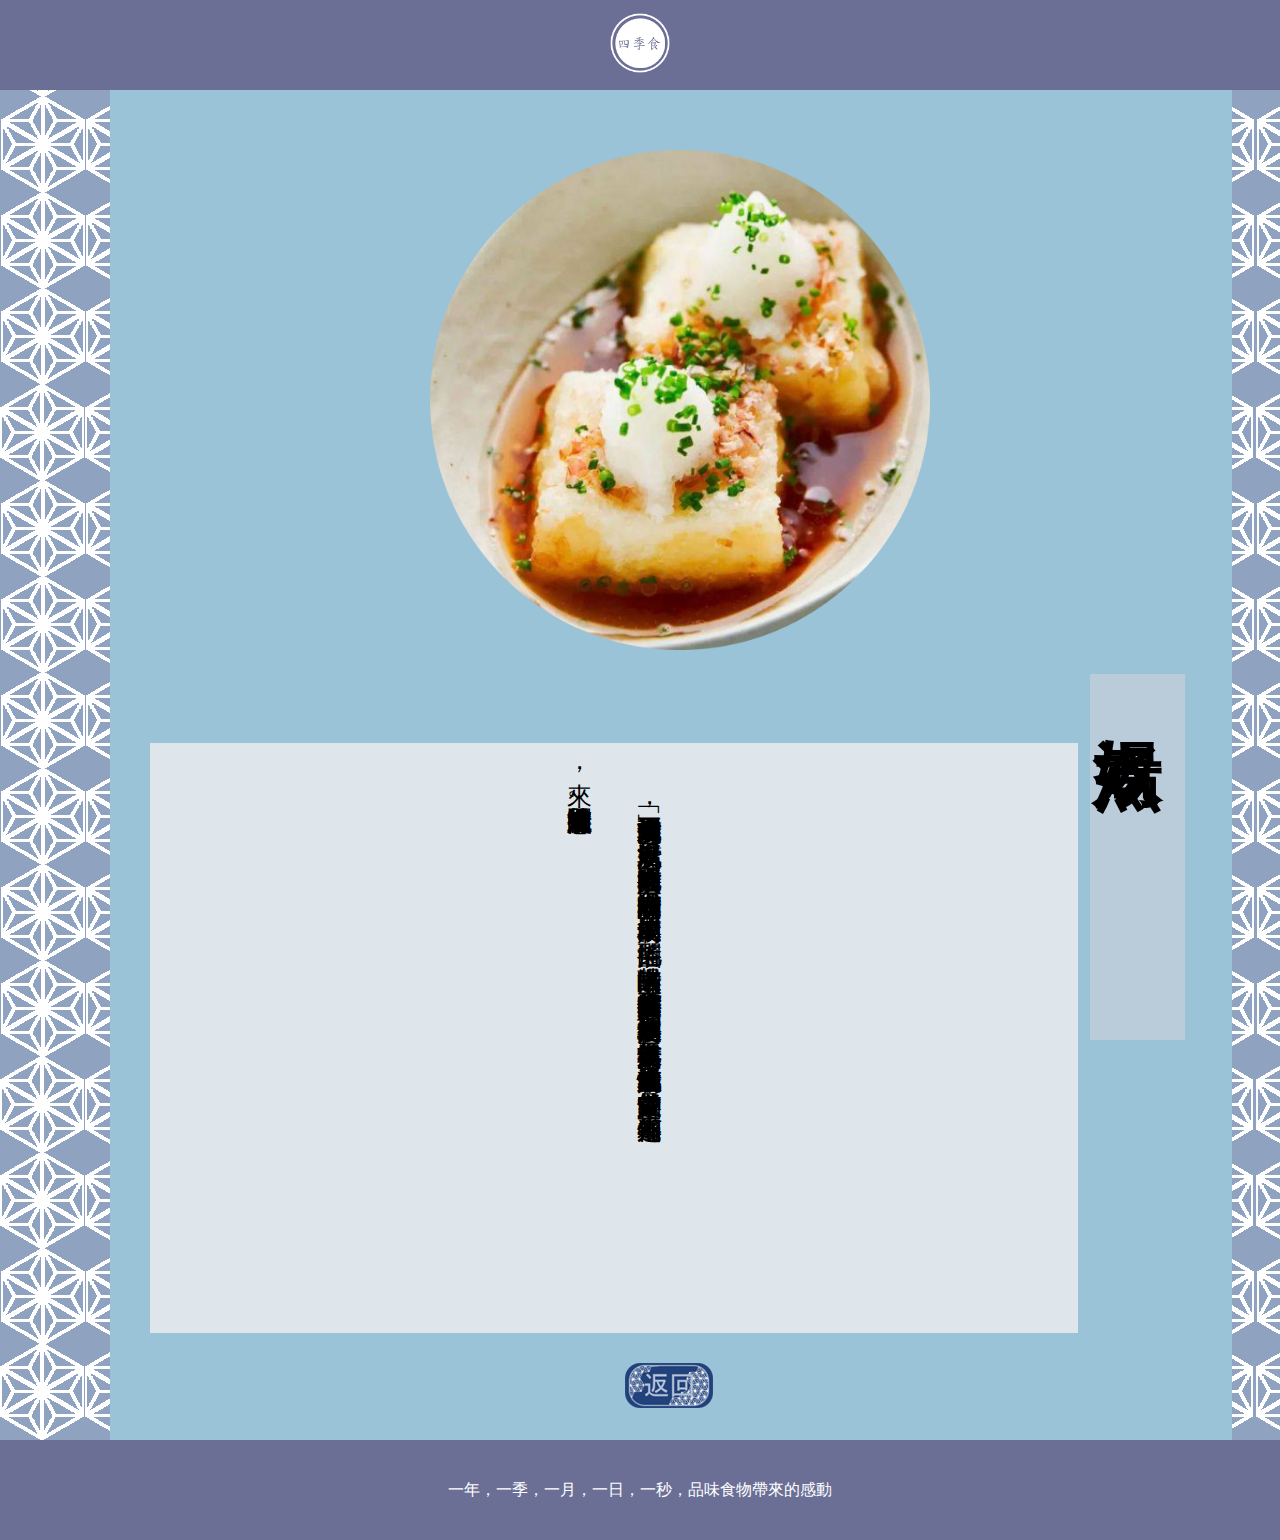
<file: souphtml.html>
<!DOCTYPE html>
<html>
    <head>
        <link rel="stylesheet" href="./css/winterfoodcss.css">
    </head>
    <body>
        <div class="header">
            <a href="./index.html"><img src="image/logo.png" class="logo"></a>
        </div>
        <div class="main_content">
            <div class="aside_left">
                <img src="image/winter_left3.png">
            </div>
            <div class="content">
              <div class=circle>
                  <img src="image/circle_soup.png">
              </div>
                <h1 class=foodname>煮奴湯</h1>
            <div class=introduce>
                <p>
                    煮奴湯的「奴」指的是切成正方形的豆腐，所以煮奴湯就是豆腐湯。不過與湯豆腐沾醬油吃不同，而是調味過的高湯燉煮豆腐，使用最簡單的板豆腐，搭配醬油、味醂煮出來的高湯，不沾任何醬料直接品嘗豆腐原有的美味。提到做法簡單的豆腐料理，煮奴湯在十多年前與涼拌豆腐、湯豆腐一直是最具代表性的菜餚，是家家戶戶一定會做的家常菜，卻不知為何近幾年來，只有煮奴湯被遺忘在時間的洪流中。
                </p>
            </div>
            <a href="winterhtml.html"><div class="back"></div></a>
            </div>
            <div class="aside_right">
                <img src="image/winter_right3.png">
            </div>
        </div>
        <div class="footer">
            <p>
                一年，一季，一月，一日，一秒，品味食物帶來的感動
            </p>
        </div>
    </body>
</html>
</file>
<file: css/css.css>
body{
    background-color: #bfa378;
    display:flex;
    justify-content:space-between;
    align-items: flex-start;
}

.season_ring{
    padding-top: 85px;padding-left: 200px;
    display:flex;
    flex-wrap:wrap;
    min-width:540px;min-height:540px;

}
.season_ring .spring{
    position:relative;
    min-width: 270px;min-height: 270px;
    background:url("../image/spring.png");

}
.season_ring .spring:hover{
    background:url("../image/food_spring.png");
    transition-duration: 2s;
}
.season_ring .summer{
    min-width: 270px;min-height: 270px;
    background:url("../image/summer.png");
}
.season_ring .summer:hover{
    background:url("../image/food_summer.png");
    transition-duration: 2s;
}
.season_ring .winter{
    min-width: 270px;min-height: 270px;
    background:url("../image/winter.png");
}
.season_ring .winter:hover{
    background:url("../image/food_winter.png");
    transition-duration: 2s;
}
.season_ring .autumn{
    min-width: 270px;min-height: 270px;
    background:url("../image/autumn.png");
}
.season_ring .autumn:hover{
    background:url("../image/food_autumn.png");
    transition-duration: 2s;
}
.logo{
    position:absolute;
    top:251px;left:665px;
    min-width: 225px;min-height: 225px;
}
.food_time{
    padding-top:400px;padding-left:200px;
 
}

.leftdoor{
    position:absolute;
    top:0px;left:0px;
    animation:slidein ease-in 4s;
    animation-fill-mode:forwards;
}
@-webkit-keyframes slidein{
    from{
        margin-left:285px;
        margin-top: 0px;
    }
    to{
        margin-left: -30px;
        margin-top:0px;
    }
}
.rightdoor{
    position:absolute;
    top:0px;left:0px;
    animation:slidein1 ease-in 4s;
    animation-fill-mode:forwards;
}
@-webkit-keyframes slidein1{
    from{
        margin-left:785px;
        margin-top: 0px;
    }
    to{
        margin-left: 1095px;
        margin-top:0px;
    }
}
</file>
<file: css/autumncss.css>
body{
    margin:0px;
    height:900px;
    background-color: #874d32b3
}
.header{
    position:fixed;
    display:flex;
    justify-content: center;
    align-items: center;
    width:100%;height:90px;
    background-color:#6a4027 ;
    z-index: 2;
}
.main_content{
    display:flex;
    justify-content: space-between;
}
.logo{
    width:60px;height:60px;
}
.aside_left{
    height:1440px;
}
a{
    text-decoration:none;
}
.tagbox_one{
    
    width:auto;height:279px;
    margin: 116px 10px 10px 10px;
}
.tag_one{
    margin-left: -40px;
    width: 876px;
    height:374px;
    object-fit: cover;
}
.box_one{
    display:flex;
    justify-content: center;
    align-items: center;
    position: relative;
    border-top-right-radius: 26px;
    border-bottom-right-radius: 26px;
    top:-279px;left:829px;
    width:0px;
    height:204px;
    opacity:60%;
    background-color: white;
}
.box_one p{
    color:#6a4027;
    font-size: 40px;
    opacity: 0%;
}
.tagbox_one:hover .box_one{
    width: 384px;left:445px;
    transition-duration: 2s;
}
.tagbox_one:hover .box_one p{
    opacity: 100%;
    transition-duration: 3s;
    transition-timing-function: ease-in;
}


.tagbox_two{
    
    width:auto;height:279px;
    margin: 116px 10px 10px 10px;
}
.tag_two{
    margin-left: 300px;
    width: 876px;
    height:374px;
    object-fit: cover;
}
.box_two{
    display:flex;
    justify-content: center;
    align-items: center;
    position: relative;
    border-top-right-radius: 26px;
    border-bottom-right-radius: 26px;
    top:-279px;left:1169px;
    width:0px;
    height:204px;
    opacity:60%;
    background-color: white;
}
.box_two p{
    color:#6a4027 ;
    font-size: 40px;
    opacity: 0%;
}
.tagbox_two:hover .box_two{
    width: 384px;left:785px;
    transition-duration: 2s;
}
.tagbox_two:hover .box_two p{
    opacity: 100%;
    transition-duration: 3s;
    transition-timing-function: ease-in;
}

.tagbox_three{
    
    width:auto;height:279px;
    margin: 116px 10px 10px 10px;
}
.tag_three{
    margin-left:-40px;
    width: 876px;
    height:374px;
    object-fit: cover;
}
.box_three{
    display:flex;
    justify-content: center;
    align-items: center;
    position: relative;
    border-top-right-radius: 26px;
    border-bottom-right-radius: 26px;
    top:-279px;left:829px;
    width:0px;
    height:204px;
    opacity:60%;
    background-color: white;
}
.box_three p{
    color:#6a4027;
    font-size: 40px;
    opacity: 0%;
}
.tagbox_three:hover .box_three{
    width: 384px;left:445px;
    transition-duration: 2s;
}
.tagbox_three:hover .box_three p{
    opacity: 100%;
    transition-duration: 3s;
    transition-timing-function: ease-in;
}

.footer{
    width:auto;height:100px;
    margin-top: -4px;
    background-color:#6a4027  ;
    display:flex;
    justify-content: center;
    align-items: center;
}
.footer p{
    color:white;
    font-family: DFKai-sb;
}
</file>
<file: css/springfoodcss.css>
body{
    margin:0px;
    height:100%;
    background-color: #fdb99e
}
.header{
    position:fixed;
    display:flex;
    justify-content: center;
    align-items: center;
    width:100%;
    height:90px;
    background-color:#f06060 ;
}
.main_content{
   display:flex;
   justify-content:space-between;
   width:100%;
}

.logo{
    width:60px;
    height:60px;
}
.aside_left{
    height:1440px;
}

.aside_right{
    height:1440px;
}
.content{
height:1440px;
width:auto;
}

.circle img{
    margin-top: 150px;
    margin-left:320px;
    width:500px;
    height:500px;
}

h1.foodname{
    margin-top: 20px;
    margin-left:980px;
    font-size:70px;
    font-family: DFKai-sb;
    width:75px;
    height:356px;
    padding:10px 10px 0px 10px;
    background-color:blanchedalmond;
    writing-mode: vertical-rl;
}
.introduce{
    margin-left:40px;
    margin-top:-297px;
    width:888px;
    height:550px;
    background-color:rgb(255, 240, 218);
    writing-mode: vertical-rl;
    padding:20px;
    font-family: DFKai-sb;
    word-spacing: 10px;
    font-size: 25px;
    line-height: 70px;
    text-indent:10%;
    display:flex;
    align-items: center;
}
.back{
    margin-top: 30px;margin-left:515px;
    max-width:88px;min-height:45px;
    background: url(../image/back-button_0002s_0001_返回-春.png)
}
.back:hover{
    background: url(../image/back-button_0002s_0000_返回-春-hover.png)
}

.footer{
    width:100%px;
    height:100px;
    background-color:#f06060 ;
    display:flex;
    justify-content: center;
    align-items: center;
}
.footer p{
    color:white;
    font-family: DFKai-sb;
}
</file>
<file: css/autumnfoodcss.css>
body{
    margin:0px;
    height:100%;
    background-color: #874d32b3
}
.header{
    position:fixed;
    display:flex;
    justify-content: center;
    align-items: center;
    width:100%;
    height:90px;
    background-color:#6a4027 ;
}
.main_content{
   display:flex;
   justify-content:space-between;
   width:100%;
}

.logo{
    width:60px;
    height:60px;
}
.aside_left{
    height:1440px;
}

.aside_right{
    height:1440px;
}
.content{
height:1440px;
width:auto;
}

.circle img{
    margin-top: 150px;
    margin-left:320px;
    width:500px;
    height:500px;
}

h1.foodname{
    margin-top: 20px;
    margin-left:980px;
    font-size:70px;
    font-family: DFKai-sb;
    width:75px;
    height:356px;
    padding:10px 10px 0px 10px;
    background-color:#d4bc98;
    writing-mode: vertical-rl;
}
.introduce{
    margin-left:40px;
    margin-top:-297px;
    width:888px;
    height:550px;
    background-color:#edddc5;
    writing-mode: vertical-rl;
    padding:20px;
    font-family: DFKai-sb;
    word-spacing: 10px;
    font-size: 25px;
    line-height: 60px;
    text-indent:10%;
    display:flex;
    align-items: center;
}
.back{
    margin-top: 30px;margin-left:515px;
    max-width:88px;min-height:45px;
    background: url(../image/back-button_0000s_0000_返回-秋.png)
}
.back:hover{
    background: url(../image/back-button_0000s_0001_返回-秋-hover.png)
}
.footer{
    width:100%px;
    height:100px;
    background-color:#6a4027 ;
    display:flex;
    justify-content: center;
    align-items: center;
}
.footer p{
    color:white;
    font-family: DFKai-sb;
}
</file>
<file: css/menucss.css>
body{
    background-color:#bfa378;
    margin:0%;
    display:flex;
    align-items:flex-end;
}


.intro{
    padding:20px 50px;
    margin-top: 60px;
    margin-left:100px;
    width:80%;min-height:400px;
    background-color: burlywood;
    font-family: DFKai-sb;
    font-size:18px;
}
.topic{
    font-size: 200%;
    font-family: DFKai-sb;
}
.footer{
    font-size:16px;
    line-height:22px;
    text-align:center;
    font-family: DFKai-sb;
    display:flex;
    justify-content: center;
    align-items: center;
    margin-top: 140px;
    height:78px;
    background-color: rgb(105, 73, 50);
    color:white;
    margin-bottom: 0px;
}
.back{
    max-width:88px;min-height:45px;
    margin-left: 1125px;
    margin-top: 100px;
    background: url(../image/back\ button-introduction.png)
}
.back:hover{
    background: url(../image/back\ button\ -introduction_hover.png)
}
</file>
<file: css/css_2.css>
body{
    margin:0px;
    height:900px;
    background-color: #ffed96
}
.header{
    position:fixed;
    display:flex;
    justify-content: center;
    align-items: center;
    width:100%;height:90px;
    background-color:#fa9a4c ;
    z-index: 2;
}
.main_content{
    display:flex;
    justify-content: space-between;
}
.logo{
    width:60px;height:60px;
}
.aside_left{
    height:1440px;
}
.tagbox_one{
    
    width:auto;height:279px;
    margin: 116px 10px 10px 10px;
}
.tag_one{
    margin-left: -40px;
    width: 876px;
    height:374px;
    object-fit: cover;
}
.box_one{
    display:flex;
    justify-content: center;
    align-items: center;
    position: relative;
    border-top-right-radius: 26px;
    border-bottom-right-radius: 26px;
    top:-279px;left:829px;
    width:0px;
    height:204px;
    opacity:60%;
    background-color: white;
}
.box_one p{
    color:#fa9a4c;
    font-size: 40px;
    opacity: 0%;
}
.tagbox_one:hover .box_one{
    width: 384px;left:445px;
    transition-duration: 2s;
}
.tagbox_one:hover .box_one p{
    opacity: 100%;
    transition-duration: 3s;
    transition-timing-function: ease-in;
}


.tagbox_two{
    
    width:auto;height:279px;
    margin: 116px 10px 10px 10px;
}
.tag_two{
    margin-left: 300px;
    width: 876px;
    height:374px;
    object-fit: cover;
}
.box_two{
    display:flex;
    justify-content: center;
    align-items: center;
    position: relative;
    border-top-right-radius: 26px;
    border-bottom-right-radius: 26px;
    top:-279px;left:1169px;
    width:0px;
    height:204px;
    opacity:60%;
    background-color: white;
}
.box_two p{
    color:#fa9a4c ;
    font-size: 40px;
    opacity: 0%;
}
.tagbox_two:hover .box_two{
    width: 384px;left:785px;
    transition-duration: 2s;
}
.tagbox_two:hover .box_two p{
    opacity: 100%;
    transition-duration: 3s;
    transition-timing-function: ease-in;
}

.tagbox_three{
    
    width:auto;height:279px;
    margin: 116px 10px 10px 10px;
}
.tag_three{
    margin-left:-40px;
    width: 876px;
    height:374px;
    object-fit: cover;
}
.box_three{
    display:flex;
    justify-content: center;
    align-items: center;
    position: relative;
    border-top-right-radius: 26px;
    border-bottom-right-radius: 26px;
    top:-279px;left:829px;
    width:0px;
    height:204px;
    opacity:60%;
    background-color: white;
}
.box_three p{
    color:#fa9a4c;
    font-size: 40px;
    opacity: 0%;
}
.tagbox_three:hover .box_three{
    width: 384px;left:445px;
    transition-duration: 2s;
}
.tagbox_three:hover .box_three p{
    opacity: 100%;
    transition-duration: 3s;
    transition-timing-function: ease-in;
}

.footer{
    width:auto;height:100px;
    margin-top: -4px;
    background-color:#fa9a4c  ;
}
</file>
<file: css/winterfoodcss.css>
body{
    margin:0px;
    height:100%;
    background-color: #6da8c5b1
}
.header{
    position:fixed;
    display:flex;
    justify-content: center;
    align-items: center;
    width:100%;
    height:90px;
    background-color:#6b6f96 ;
}
.main_content{
   display:flex;
   justify-content:space-between;
   width:100%;
}

.logo{
    width:60px;
    height:60px;
}
.aside_left{
    height:1440px;
}

.aside_right{
    height:1440px;
}
.content{
height:1440px;
width:auto;
}

.circle img{
    margin-top: 150px;
    margin-left:320px;
    width:500px;
    height:500px;
}

h1.foodname{
    margin-top: 20px;
    margin-left:980px;
    font-size:70px;
    font-family: DFKai-sb;
    width:75px;
    height:356px;
    padding:10px 10px 0px 10px;
    background-color:#bacbda;
    writing-mode: vertical-rl;
}
.introduce{
    margin-left:40px;
    margin-top:-297px;
    width:888px;
    height:550px;
    background-color:#dfe6eb;
    writing-mode: vertical-rl;
    padding:20px;
    font-family: DFKai-sb;
    word-spacing: 10px;
    font-size: 25px;
    line-height: 70px;
    text-indent:10%;
    display:flex;
    align-items: center;
}
.back{
    margin-top: 30px;margin-left:515px;
    max-width:88px;min-height:45px;
    background: url(../image/back-button_0003s_0000_返回--冬-hover.png)
}
.back:hover{
    background: url(../image/back-button_0003s_0001_返回--冬.png)
}
.footer{
    width:100%px;
    height:100px;
    background-color:#6b6f96 ;
    display:flex;
    justify-content: center;
    align-items: center;
}
.footer p{
    color:white;
    font-family: DFKai-sb;
}
</file>
<file: css/summerfoodcss.css>
body{
    margin:0px;
    height:100%;
    background-color: #ffed9b
}
.header{
    position:fixed;
    display:flex;
    justify-content: center;
    align-items: center;
    width:100%;
    height:90px;
    background-color:#fa9a4c ;
}
.main_content{
   display:flex;
   justify-content:space-between;
   width:100%;
}

.logo{
    width:60px;
    height:60px;
}
.aside_left{
    height:1440px;
}

.aside_right{
    height:1440px;
}
.content{
height:1440px;
width:auto;
}

.circle img{
    margin-top: 150px;
    margin-left:320px;
    width:500px;
    height:500px;
}

h1.foodname{
    margin-top: 20px;
    margin-left:980px;
    font-size:70px;
    font-family: DFKai-sb;
    width:75px;
    height:356px;
    padding:10px 10px 0px 10px;
    background-color:rgb(251, 253, 188);
    writing-mode: vertical-rl;
}
.introduce{
    margin-left:40px;
    margin-top:-297px;
    width:888px;
    height:550px;
    background-color:rgb(249, 251, 209);
    writing-mode: vertical-rl;
    padding:20px;
    font-family: DFKai-sb;
    word-spacing: 10px;
    font-size: 25px;
    line-height: 70px;
    text-indent:10%;
    display:flex;
    align-items: center;
}
.back{
    margin-top: 30px;margin-left:515px;
    max-width:88px;min-height:45px;
    background: url(../image/back-button_0001s_0000_返回-夏.png)
}
.back:hover{
    background: url(../image/back-button_0001s_0001_返回-夏-hover.png)
}

.footer{
    width:100%px;
    height:100px;
    background-color:#fa9a4c ;
    display:flex;
    justify-content: center;
    align-items: center;
}
.footer p{
    color:white;
    font-family: DFKai-sb;
}
</file>
